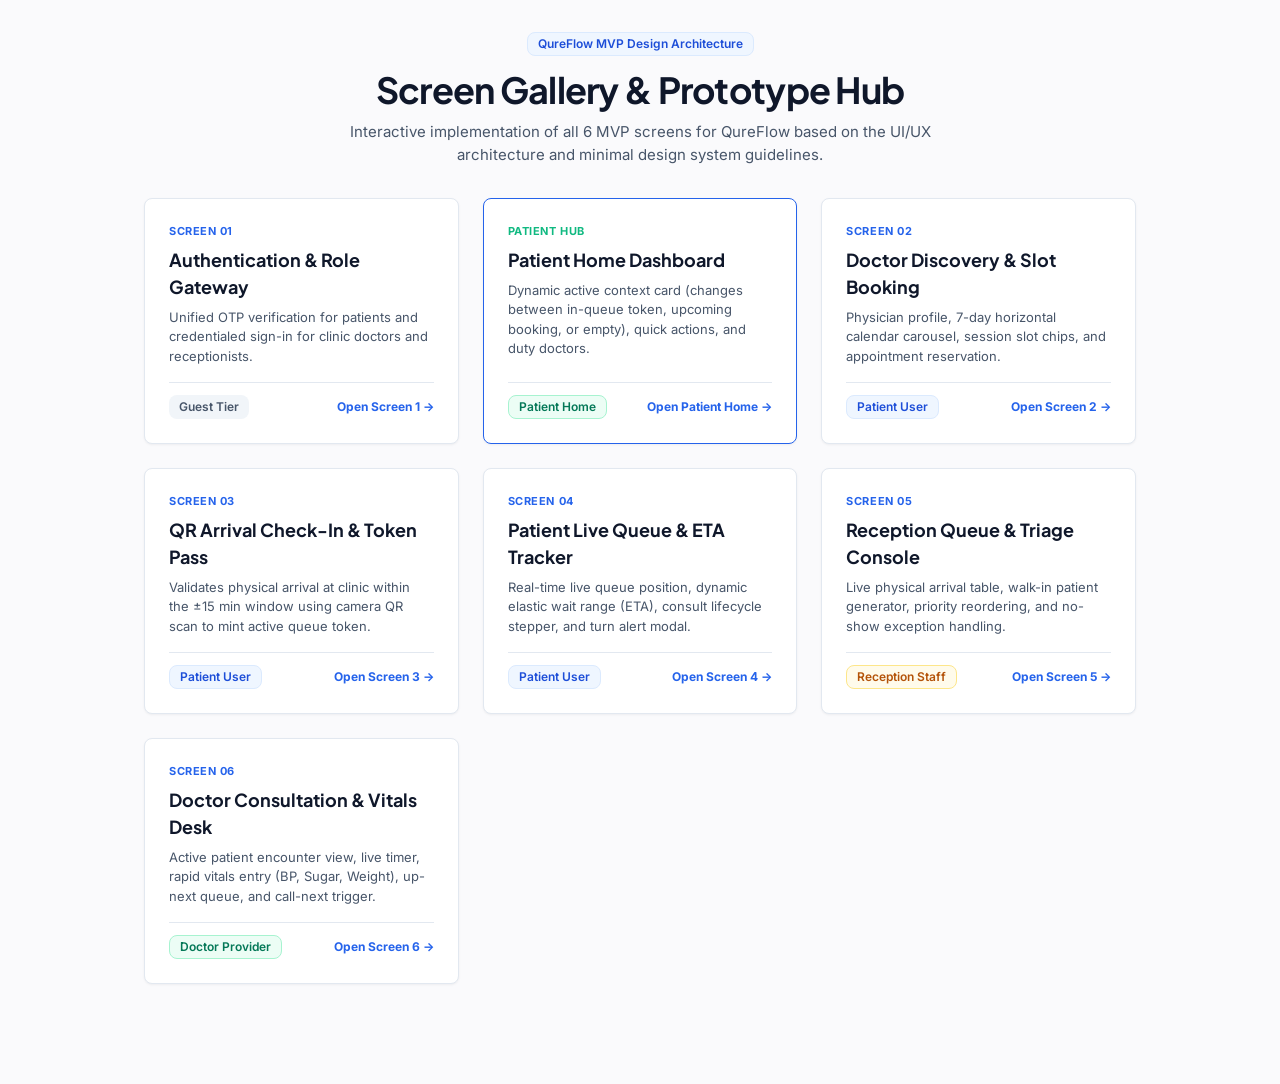
<file: design/index.html>
<!DOCTYPE html>
<html lang="en">
<head>
  <meta charset="UTF-8">
  <meta name="viewport" content="width=device-width, initial-scale=1.0">
  <title>QureFlow — MVP Design System & Screen Gallery</title>
  <link rel="stylesheet" href="css/style.css">
  <style>
    .hub-layout {
      max-width: 1040px;
      margin: 0 auto;
      padding: var(--space-8) var(--space-6) 100px;
    }

    .hub-header {
      margin-bottom: var(--space-8);
      text-align: center;
    }

    .hub-grid {
      display: grid;
      grid-template-columns: repeat(auto-fit, minmax(310px, 1fr));
      gap: var(--space-6);
    }

    .hub-screen-card {
      background: #FFFFFF;
      border: 1px solid var(--color-border);
      border-radius: var(--radius-unified);
      padding: var(--space-6);
      box-shadow: var(--shadow-card);
      display: flex;
      flex-direction: column;
      justify-content: space-between;
      transition: transform 0.2s ease, box-shadow 0.2s ease;
      text-decoration: none;
      color: inherit;
    }

    .hub-screen-card:hover {
      transform: translateY(-3px);
      box-shadow: var(--shadow-elevated);
      border-color: var(--color-secondary-blue);
    }

    .card-top {
      margin-bottom: var(--space-4);
    }

    .screen-number {
      font-size: 11px;
      font-weight: 700;
      color: var(--color-secondary-blue);
      text-transform: uppercase;
      letter-spacing: 0.05em;
      margin-bottom: 6px;
    }

    .screen-title {
      font-family: var(--font-heading);
      font-size: 18px;
      font-weight: 700;
      color: var(--color-accent-black);
      margin-bottom: 8px;
    }

    .screen-desc {
      font-size: 13px;
      color: var(--color-accent-muted);
      line-height: 1.5;
    }

    .card-meta {
      border-top: 1px solid var(--color-border);
      padding-top: var(--space-3);
      display: flex;
      justify-content: space-between;
      align-items: center;
      font-size: 12px;
    }
  </style>
</head>
<body>

  <main class="hub-layout">
    
    <header class="hub-header">
      <div class="badge badge-blue" style="margin-bottom:12px;">QureFlow MVP Design Architecture</div>
      <h1 style="font-size:36px; margin-bottom:10px;">Screen Gallery & Prototype Hub</h1>
      <p class="body-text" style="max-width: 600px; margin: 0 auto;">
        Interactive implementation of all 6 MVP screens for QureFlow based on the UI/UX architecture and minimal design system guidelines.
      </p>
    </header>

    <div class="hub-grid">

      <!-- Screen 1 -->
      <a href="1-auth.html" class="hub-screen-card">
        <div class="card-top">
          <div class="screen-number">Screen 01</div>
          <div class="screen-title">Authentication & Role Gateway</div>
          <p class="screen-desc">
            Unified OTP verification for patients and credentialed sign-in for clinic doctors and receptionists.
          </p>
        </div>
        <div class="card-meta">
          <span class="badge" style="background:#F1F5F9; color:#475569;">Guest Tier</span>
          <strong style="color:var(--color-secondary-blue);">Open Screen 1 →</strong>
        </div>
      </a>

      <!-- Patient Home Dashboard -->
      <a href="patient-home.html" class="hub-screen-card" style="border-color: var(--color-secondary-blue);">
        <div class="card-top">
          <div class="screen-number" style="color:var(--color-success);">Patient Hub</div>
          <div class="screen-title">Patient Home Dashboard</div>
          <p class="screen-desc">
            Dynamic active context card (changes between in-queue token, upcoming booking, or empty), quick actions, and duty doctors.
          </p>
        </div>
        <div class="card-meta">
          <span class="badge badge-green">Patient Home</span>
          <strong style="color:var(--color-secondary-blue);">Open Patient Home →</strong>
        </div>
      </a>

      <!-- Screen 2 -->
      <a href="2-booking.html" class="hub-screen-card">
        <div class="card-top">
          <div class="screen-number">Screen 02</div>
          <div class="screen-title">Doctor Discovery & Slot Booking</div>
          <p class="screen-desc">
            Physician profile, 7-day horizontal calendar carousel, session slot chips, and appointment reservation.
          </p>
        </div>
        <div class="card-meta">
          <span class="badge badge-blue">Patient User</span>
          <strong style="color:var(--color-secondary-blue);">Open Screen 2 →</strong>
        </div>
      </a>

      <!-- Screen 3 -->
      <a href="3-checkin.html" class="hub-screen-card">
        <div class="card-top">
          <div class="screen-number">Screen 03</div>
          <div class="screen-title">QR Arrival Check-In & Token Pass</div>
          <p class="screen-desc">
            Validates physical arrival at clinic within the ±15 min window using camera QR scan to mint active queue token.
          </p>
        </div>
        <div class="card-meta">
          <span class="badge badge-blue">Patient User</span>
          <strong style="color:var(--color-secondary-blue);">Open Screen 3 →</strong>
        </div>
      </a>

      <!-- Screen 4 -->
      <a href="4-queue.html" class="hub-screen-card">
        <div class="card-top">
          <div class="screen-number">Screen 04</div>
          <div class="screen-title">Patient Live Queue & ETA Tracker</div>
          <p class="screen-desc">
            Real-time live queue position, dynamic elastic wait range (ETA), consult lifecycle stepper, and turn alert modal.
          </p>
        </div>
        <div class="card-meta">
          <span class="badge badge-blue">Patient User</span>
          <strong style="color:var(--color-secondary-blue);">Open Screen 4 →</strong>
        </div>
      </a>

      <!-- Screen 5 -->
      <a href="5-reception.html" class="hub-screen-card">
        <div class="card-top">
          <div class="screen-number">Screen 05</div>
          <div class="screen-title">Reception Queue & Triage Console</div>
          <p class="screen-desc">
            Live physical arrival table, walk-in patient generator, priority reordering, and no-show exception handling.
          </p>
        </div>
        <div class="card-meta">
          <span class="badge badge-amber">Reception Staff</span>
          <strong style="color:var(--color-secondary-blue);">Open Screen 5 →</strong>
        </div>
      </a>

      <!-- Screen 6 -->
      <a href="6-doctor.html" class="hub-screen-card">
        <div class="card-top">
          <div class="screen-number">Screen 06</div>
          <div class="screen-title">Doctor Consultation & Vitals Desk</div>
          <p class="screen-desc">
            Active patient encounter view, live timer, rapid vitals entry (BP, Sugar, Weight), up-next queue, and call-next trigger.
          </p>
        </div>
        <div class="card-meta">
          <span class="badge badge-green">Doctor Provider</span>
          <strong style="color:var(--color-secondary-blue);">Open Screen 6 →</strong>
        </div>
      </a>

    </div>

  </main>

</body>
</html>
</file>
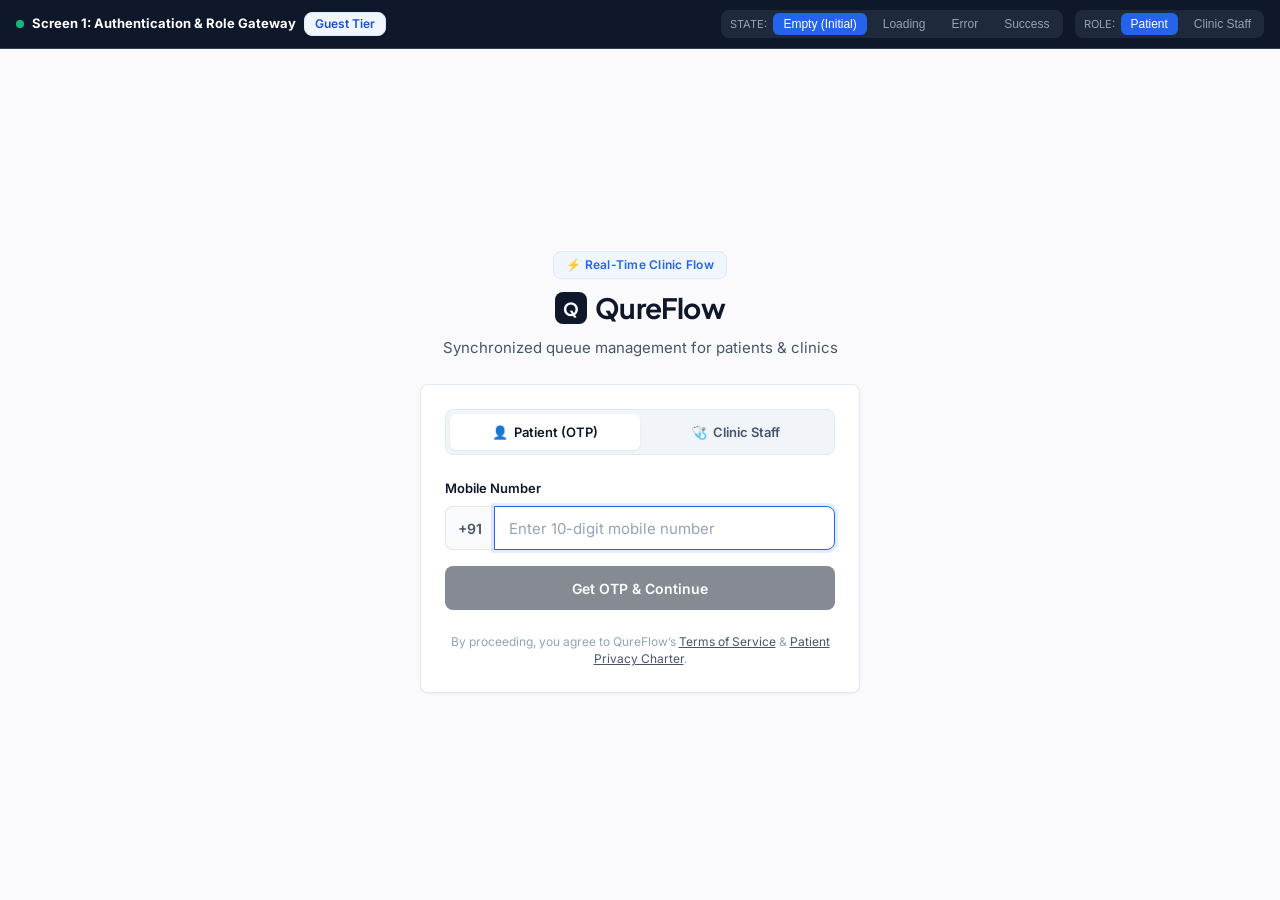
<file: design/1-auth.html>
<!DOCTYPE html>
<html lang="en">
<head>
  <meta charset="UTF-8">
  <meta name="viewport" content="width=device-width, initial-scale=1.0">
  <title>QureFlow — Screen 1: Authentication & Role Gateway</title>
  <link rel="stylesheet" href="css/style.css">
  <style>
    /* Screen 1 Specific Layout & Component Styles */
    .auth-container {
      min-height: calc(100vh - 54px);
      display: flex;
      flex-direction: column;
      align-items: center;
      justify-content: center;
      padding: var(--space-6) var(--space-4);
    }

    .auth-wrapper {
      width: 100%;
      max-width: 440px;
      margin: 0 auto;
      text-align: center;
    }

    /* Logo & Branding */
    .brand-header {
      margin-bottom: var(--space-6);
      display: flex;
      flex-direction: column;
      align-items: center;
      gap: var(--space-2);
    }

    .brand-badge {
      display: inline-flex;
      align-items: center;
      gap: 6px;
      background: var(--color-secondary-light);
      border: 1px solid var(--color-secondary-border);
      color: var(--color-secondary-blue);
      padding: 4px 12px;
      border-radius: var(--radius-unified);
      font-size: 12px;
      font-weight: 600;
      letter-spacing: 0.02em;
    }

    .brand-logo {
      font-family: var(--font-heading);
      font-size: 28px;
      font-weight: 700;
      color: var(--color-accent-black);
      letter-spacing: -0.02em;
      display: flex;
      align-items: center;
      gap: 8px;
    }

    .brand-logo-icon {
      width: 32px;
      height: 32px;
      background: var(--color-accent-black);
      color: #FFFFFF;
      border-radius: var(--radius-unified);
      display: flex;
      align-items: center;
      justify-content: center;
      font-size: 18px;
      font-weight: 700;
    }

    /* Role Segmented Switcher */
    .role-segmented-control {
      display: flex;
      background: #F1F5F9;
      padding: 4px;
      border-radius: var(--radius-unified);
      margin-bottom: var(--space-6);
      border: 1px solid var(--color-border);
    }

    .role-segment-btn {
      flex: 1;
      height: 36px;
      border: none;
      background: transparent;
      border-radius: 6px;
      font-family: var(--font-body);
      font-size: 13px;
      font-weight: 600;
      color: var(--color-accent-muted);
      cursor: pointer;
      display: flex;
      align-items: center;
      justify-content: center;
      gap: 6px;
      transition: all 0.15s ease;
    }

    .role-segment-btn.active {
      background: #FFFFFF;
      color: var(--color-accent-black);
      box-shadow: 0 1px 2px rgba(15, 23, 42, 0.08);
    }

    /* Phone Input with Prefix Badge */
    .phone-input-group {
      display: flex;
      align-items: center;
    }

    .phone-prefix {
      height: 44px;
      padding: 0 12px;
      background: #F8FAFC;
      border: 1px solid var(--color-border);
      border-right: none;
      border-radius: var(--radius-unified) 0 0 var(--radius-unified);
      font-size: 14px;
      font-weight: 600;
      color: var(--color-accent-muted);
      display: flex;
      align-items: center;
      user-select: none;
    }

    .phone-input-group .form-input {
      border-radius: 0 var(--radius-unified) var(--radius-unified) 0;
    }

    /* 6-Digit OTP Box Grid */
    .otp-grid {
      display: grid;
      grid-template-columns: repeat(6, 1fr);
      gap: 8px;
      margin: var(--space-4) 0;
    }

    .otp-field {
      width: 100%;
      height: 48px;
      font-size: 20px;
      font-weight: 700;
      text-align: center;
      background: var(--color-primary-surface);
      border: 1px solid var(--color-border);
      border-radius: var(--radius-unified);
      color: var(--color-accent-black);
      outline: none;
      transition: border-color 0.15s ease, box-shadow 0.15s ease;
    }

    .otp-field:focus {
      border-color: var(--color-secondary-blue);
      box-shadow: 0 0 0 3px rgba(37, 99, 235, 0.12);
    }

    .otp-field.is-error {
      border-color: var(--color-error);
      box-shadow: 0 0 0 3px rgba(239, 68, 68, 0.12);
    }

    /* Timer & Resend Link */
    .resend-container {
      display: flex;
      align-items: center;
      justify-content: space-between;
      font-size: 13px;
      color: var(--color-accent-muted);
      margin-bottom: var(--space-4);
    }

    .resend-link {
      color: var(--color-secondary-blue);
      font-weight: 600;
      text-decoration: none;
      cursor: pointer;
    }

    .resend-link.disabled {
      color: #94A3B8;
      pointer-events: none;
      cursor: not-allowed;
    }

    /* Staff Staff Pill Selector */
    .staff-subrole-selector {
      display: flex;
      gap: var(--space-2);
      margin-bottom: var(--space-4);
    }

    .subrole-pill {
      flex: 1;
      height: 38px;
      border: 1px solid var(--color-border);
      background: #FAFAFC;
      border-radius: var(--radius-unified);
      font-size: 13px;
      font-weight: 600;
      color: var(--color-accent-muted);
      cursor: pointer;
      display: flex;
      align-items: center;
      justify-content: center;
      gap: 6px;
      transition: all 0.15s ease;
    }

    .subrole-pill.active {
      border-color: var(--color-secondary-blue);
      background: var(--color-secondary-light);
      color: var(--color-secondary-blue);
    }

    /* Subtle Spinner */
    .spinner {
      width: 18px;
      height: 18px;
      border: 2px solid rgba(255, 255, 255, 0.3);
      border-radius: 50%;
      border-top-color: #FFFFFF;
      animation: spin 0.7s linear infinite;
    }

    @keyframes spin {
      to { transform: rotate(360deg); }
    }

    /* Footer Privacy Microcopy */
    .auth-footer {
      margin-top: var(--space-6);
      font-size: 12px;
      color: #94A3B8;
      line-height: 1.4;
    }

    .auth-footer a {
      color: var(--color-accent-muted);
      text-decoration: underline;
    }
  </style>
</head>
<body>

  <!-- Top Sticky State Simulator Bar (For UX & QA Review) -->
  <aside class="state-controller-bar" aria-label="Interactive State Controller">
    <div class="title">
      <span style="display:inline-block; width:8px; height:8px; border-radius:50%; background:#10B981;"></span>
      <strong>Screen 1: Authentication & Role Gateway</strong>
      <span class="badge badge-blue">Guest Tier</span>
    </div>

    <div style="display: flex; align-items: center; gap: 12px; flex-wrap: wrap;">
      <div class="pill-group" title="Switch UI Simulation States">
        <span style="font-size: 11px; color: #94A3B8; padding-left: 6px;">STATE:</span>
        <button class="state-btn active" id="state-empty-btn" onclick="setScreenState('empty')">Empty (Initial)</button>
        <button class="state-btn" id="state-loading-btn" onclick="setScreenState('loading')">Loading</button>
        <button class="state-btn" id="state-error-btn" onclick="setScreenState('error')">Error</button>
        <button class="state-btn" id="state-success-btn" onclick="setScreenState('success')">Success</button>
      </div>

      <div class="pill-group">
        <span style="font-size: 11px; color: #94A3B8; padding-left: 6px;">ROLE:</span>
        <button class="state-btn active" id="role-patient-btn" onclick="switchRole('patient')">Patient</button>
        <button class="state-btn" id="role-staff-btn" onclick="switchRole('staff')">Clinic Staff</button>
      </div>
    </div>
  </aside>

  <!-- Main Viewport Canvas -->
  <main class="auth-container">
    <div class="auth-wrapper">

      <!-- Brand Identity -->
      <header class="brand-header">
        <div class="brand-badge">⚡ Real-Time Clinic Flow</div>
        <div class="brand-logo">
          <div class="brand-logo-icon">Q</div>
          <span>QureFlow</span>
        </div>
        <p class="body-text" id="role-subtitle">Synchronized queue management for patients & clinics</p>
      </header>

      <!-- Main Auth Card -->
      <section class="card" id="auth-card">

        <!-- Role Segmented Control -->
        <div class="role-segmented-control" role="tablist">
          <button class="role-segment-btn active" id="tab-patient" role="tab" aria-selected="true" onclick="switchRole('patient')">
            <span>👤</span> Patient (OTP)
          </button>
          <button class="role-segment-btn" id="tab-staff" role="tab" aria-selected="false" onclick="switchRole('staff')">
            <span>🩺</span> Clinic Staff
          </button>
        </div>

        <!-- Dynamic Feedback Alert Container -->
        <div id="alert-box" style="display: none;"></div>

        <!-- PATIENT AUTH FORM -->
        <form id="patient-form" onsubmit="handlePatientSubmit(event)" novalidate>
          
          <!-- Step 1: Mobile Number Input -->
          <div class="form-group" id="group-phone">
            <label class="form-label" for="phone-input">Mobile Number</label>
            <div class="phone-input-group">
              <span class="phone-prefix">+91</span>
              <input 
                type="tel" 
                id="phone-input" 
                class="form-input" 
                placeholder="Enter 10-digit mobile number" 
                maxlength="10" 
                autocomplete="tel" 
                autofocus
                oninput="onPhoneInput(this)"
              />
            </div>
          </div>

          <!-- Step 2: 6-Digit OTP Container (Shown after phone entered or in demo) -->
          <div id="otp-section" style="display: none; text-align: left;">
            <div style="display: flex; justify-content: space-between; align-items: center;">
              <label class="form-label">Enter 6-Digit OTP Code</label>
              <a href="javascript:void(0)" onclick="editPhoneNumber()" style="font-size: 12px; color: var(--color-secondary-blue); font-weight: 600;">Edit Number</a>
            </div>
            
            <div class="otp-grid">
              <input type="text" maxlength="1" class="otp-field" data-index="0" inputmode="numeric" />
              <input type="text" maxlength="1" class="otp-field" data-index="1" inputmode="numeric" />
              <input type="text" maxlength="1" class="otp-field" data-index="2" inputmode="numeric" />
              <input type="text" maxlength="1" class="otp-field" data-index="3" inputmode="numeric" />
              <input type="text" maxlength="1" class="otp-field" data-index="4" inputmode="numeric" />
              <input type="text" maxlength="1" class="otp-field" data-index="5" inputmode="numeric" />
            </div>

            <div class="resend-container">
              <span>Didn't receive code?</span>
              <span id="countdown-text">Resend in <strong id="timer-sec">28</strong>s</span>
              <a href="javascript:void(0)" id="resend-link" class="resend-link disabled" onclick="resendOtp()">Resend OTP</a>
            </div>
          </div>

          <!-- Single Primary Action (CTA) -->
          <button type="submit" id="patient-primary-cta" class="btn btn-primary btn-block" disabled>
            <span id="patient-cta-text">Get OTP & Continue</span>
          </button>
        </form>

        <!-- CLINIC STAFF AUTH FORM (Hidden by default) -->
        <form id="staff-form" onsubmit="handleStaffSubmit(event)" style="display: none;" novalidate>
          
          <!-- Clinic Select -->
          <div class="form-group">
            <label class="form-label" for="clinic-select">Select Clinic / Center</label>
            <select id="clinic-select" class="form-select">
              <option value="clinic-1">Apollo City Health Center — Main OPD</option>
              <option value="clinic-2">Fortis Care Clinic — Sector 4</option>
              <option value="clinic-3">Max PolyClinic — South Campus</option>
            </select>
          </div>

          <!-- Staff Role Toggle -->
          <div class="form-group">
            <label class="form-label">Staff Role</label>
            <div class="staff-subrole-selector">
              <button type="button" class="subrole-pill active" id="subrole-doctor" onclick="selectStaffSubrole('DOCTOR')">
                🩺 Doctor Console
              </button>
              <button type="button" class="subrole-pill" id="subrole-reception" onclick="selectStaffSubrole('RECEPTIONIST')">
                🖥️ Reception Desk
              </button>
            </div>
          </div>

          <!-- Staff Email/Phone -->
          <div class="form-group">
            <label class="form-label" for="staff-id">Staff ID or Mobile</label>
            <input type="text" id="staff-id" class="form-input" placeholder="e.g. dr.sharma or 9876543210" oninput="onStaffInput()" />
          </div>

          <!-- Password with toggle -->
          <div class="form-group">
            <div style="display:flex; justify-content:space-between; align-items:center;">
              <label class="form-label" for="staff-pass">Password</label>
              <a href="javascript:void(0)" style="font-size:12px; color:var(--color-secondary-blue); font-weight:600;">Forgot?</a>
            </div>
            <div class="input-wrapper">
              <input type="password" id="staff-pass" class="form-input" placeholder="Enter your staff password" oninput="onStaffInput()" />
            </div>
          </div>

          <!-- Single Primary Action (CTA) for Staff -->
          <button type="submit" id="staff-primary-cta" class="btn btn-primary btn-block" disabled>
            <span id="staff-cta-text">Sign In to Clinic Desk</span>
          </button>
        </form>

        <!-- Terms & Privacy Microcopy -->
        <footer class="auth-footer">
          By proceeding, you agree to QureFlow’s <a href="javascript:void(0)">Terms of Service</a> & <a href="javascript:void(0)">Patient Privacy Charter</a>.
        </footer>
      </section>

    </div>
  </main>

  <script src="js/1-auth.js"></script>
</body>
</html>
</file>
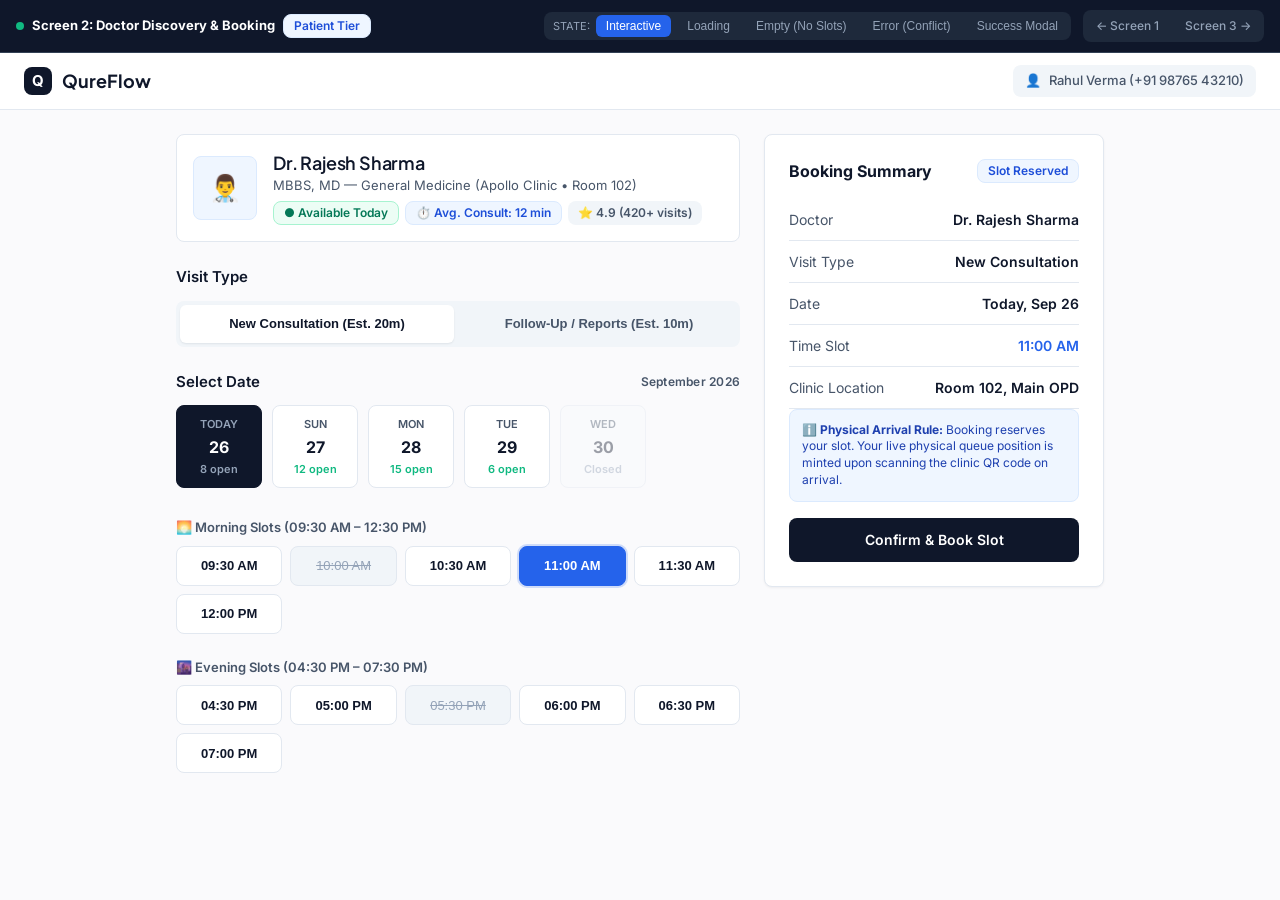
<file: design/2-booking.html>
<!DOCTYPE html>
<html lang="en">
<head>
  <meta charset="UTF-8">
  <meta name="viewport" content="width=device-width, initial-scale=1.0">
  <title>QureFlow — Screen 2: Doctor Discovery & Appointment Booking</title>
  <link rel="stylesheet" href="css/style.css">
  <style>
    /* Screen 2 Layout */
    .app-header {
      background: var(--color-primary-surface);
      border-bottom: 1px solid var(--color-border);
      padding: var(--space-3) var(--space-6);
      display: flex;
      align-items: center;
      justify-content: space-between;
    }

    .header-brand {
      display: flex;
      align-items: center;
      gap: 10px;
      text-decoration: none;
      color: var(--color-accent-black);
    }

    .header-logo-icon {
      width: 28px;
      height: 28px;
      background: var(--color-accent-black);
      color: #FFFFFF;
      border-radius: var(--radius-unified);
      display: flex;
      align-items: center;
      justify-content: center;
      font-size: 15px;
      font-weight: 700;
    }

    .user-pill {
      display: flex;
      align-items: center;
      gap: 8px;
      background: #F1F5F9;
      padding: 6px 12px;
      border-radius: var(--radius-unified);
      font-size: 13px;
      font-weight: 500;
      color: var(--color-accent-muted);
    }

    .booking-layout {
      max-width: 960px;
      margin: 0 auto;
      padding: var(--space-6) var(--space-4) 80px;
      display: grid;
      grid-template-columns: 1fr 340px;
      gap: var(--space-6);
      align-items: start;
    }

    @media (max-width: 840px) {
      .booking-layout {
        grid-template-columns: 1fr;
      }
    }

    /* Doctor Profile Header Card */
    .doctor-card {
      display: flex;
      gap: var(--space-4);
      align-items: center;
      padding: var(--space-4);
      border-radius: var(--radius-unified);
      border: 1px solid var(--color-border);
      background: #FFFFFF;
      margin-bottom: var(--space-6);
      transition: all 0.15s ease;
    }

    .doctor-avatar {
      width: 64px;
      height: 64px;
      border-radius: var(--radius-unified);
      background: var(--color-secondary-light);
      color: var(--color-secondary-blue);
      display: flex;
      align-items: center;
      justify-content: center;
      font-size: 26px;
      font-weight: 700;
      border: 1px solid var(--color-secondary-border);
      flex-shrink: 0;
    }

    .doctor-meta h2 {
      font-size: 18px;
      margin-bottom: 2px;
    }

    .doctor-tags {
      display: flex;
      flex-wrap: wrap;
      gap: 6px;
      margin-top: 6px;
    }

    /* Horizontal Date Carousel */
    .section-title {
      font-size: 15px;
      font-weight: 600;
      color: var(--color-accent-black);
      margin-bottom: var(--space-3);
      display: flex;
      justify-content: space-between;
      align-items: center;
    }

    .date-strip {
      display: flex;
      gap: 10px;
      overflow-x: auto;
      padding-bottom: 6px;
      margin-bottom: var(--space-6);
    }

    .date-pill {
      flex: 0 0 auto;
      min-width: 86px;
      padding: 10px 12px;
      border: 1px solid var(--color-border);
      border-radius: var(--radius-unified);
      background: #FFFFFF;
      text-align: center;
      cursor: pointer;
      transition: all 0.15s ease;
    }

    .date-pill:hover:not(.disabled) {
      border-color: var(--color-secondary-blue);
    }

    .date-pill.active {
      background: var(--color-accent-black);
      color: #FFFFFF;
      border-color: var(--color-accent-black);
    }

    .date-pill.active .date-day, .date-pill.active .date-slots {
      color: #94A3B8;
    }

    .date-pill.disabled {
      opacity: 0.4;
      cursor: not-allowed;
      background: #F8FAFC;
    }

    .date-day {
      font-size: 11px;
      font-weight: 600;
      color: var(--color-accent-muted);
      text-transform: uppercase;
      margin-bottom: 2px;
    }

    .date-num {
      font-size: 16px;
      font-weight: 700;
    }

    .date-slots {
      font-size: 11px;
      color: var(--color-success);
      font-weight: 600;
      margin-top: 2px;
    }

    /* Visit Type Toggle Pill */
    .type-switcher {
      display: flex;
      gap: 8px;
      background: #F1F5F9;
      padding: 4px;
      border-radius: var(--radius-unified);
      margin-bottom: var(--space-6);
    }

    .type-btn {
      flex: 1;
      height: 38px;
      border: none;
      background: transparent;
      border-radius: 6px;
      font-size: 13px;
      font-weight: 600;
      color: var(--color-accent-muted);
      cursor: pointer;
      transition: all 0.15s ease;
    }

    .type-btn.active {
      background: #FFFFFF;
      color: var(--color-accent-black);
      box-shadow: 0 1px 2px rgba(15, 23, 42, 0.08);
    }

    /* Time Slot Chips Grid */
    .slot-group {
      margin-bottom: var(--space-6);
    }

    .slot-group-header {
      font-size: 13px;
      font-weight: 600;
      color: var(--color-accent-muted);
      margin-bottom: var(--space-2);
      display: flex;
      align-items: center;
      gap: 6px;
    }

    .slots-grid {
      display: grid;
      grid-template-columns: repeat(auto-fill, minmax(96px, 1fr));
      gap: 8px;
    }

    .slot-chip {
      height: 40px;
      border: 1px solid var(--color-border);
      border-radius: var(--radius-unified);
      background: #FFFFFF;
      font-size: 13px;
      font-weight: 600;
      color: var(--color-accent-black);
      display: flex;
      align-items: center;
      justify-content: center;
      cursor: pointer;
      transition: all 0.15s ease;
    }

    .slot-chip:hover:not(.booked) {
      border-color: var(--color-secondary-blue);
      color: var(--color-secondary-blue);
      background: var(--color-secondary-light);
    }

    .slot-chip.selected {
      background: var(--color-secondary-blue);
      color: #FFFFFF;
      border-color: var(--color-secondary-blue);
      box-shadow: 0 0 0 2px rgba(37, 99, 235, 0.2);
    }

    .slot-chip.booked {
      background: #F1F5F9;
      color: #94A3B8;
      border-color: #E2E8F0;
      cursor: not-allowed;
      text-decoration: line-through;
      font-weight: 500;
    }

    /* Sticky Summary Sidebar */
    .summary-card {
      position: sticky;
      top: 70px;
    }

    .summary-row {
      display: flex;
      justify-content: space-between;
      padding: 10px 0;
      border-bottom: 1px solid var(--color-border);
      font-size: 14px;
    }

    .summary-row:last-of-type {
      border-bottom: none;
      margin-bottom: var(--space-4);
    }

    .summary-label {
      color: var(--color-accent-muted);
    }

    .summary-val {
      font-weight: 600;
      color: var(--color-accent-black);
      text-align: right;
    }

    .queue-rule-box {
      background: var(--color-secondary-light);
      border: 1px solid var(--color-secondary-border);
      border-radius: var(--radius-unified);
      padding: 12px;
      font-size: 12px;
      line-height: 1.4;
      color: #1E40AF;
      margin-bottom: var(--space-4);
    }

    /* Skeleton Loading Placeholder */
    .skeleton {
      background: linear-gradient(90deg, #F1F5F9 25%, #E2E8F0 50%, #F1F5F9 75%);
      background-size: 200% 100%;
      animation: shimmer 1.5s infinite;
      border-radius: var(--radius-unified);
    }

    @keyframes shimmer {
      0% { background-position: 200% 0; }
      100% { background-position: -200% 0; }
    }

    /* Confirmation Modal */
    .modal-overlay {
      position: fixed;
      inset: 0;
      background: rgba(15, 23, 42, 0.6);
      backdrop-filter: blur(4px);
      z-index: 2000;
      display: flex;
      align-items: center;
      justify-content: center;
      padding: var(--space-4);
    }

    .modal-card {
      background: #FFFFFF;
      border-radius: var(--radius-unified);
      max-width: 440px;
      width: 100%;
      padding: var(--space-6);
      text-align: center;
      box-shadow: var(--shadow-elevated);
      animation: modalSlide 0.25s ease-out;
    }

    @keyframes modalSlide {
      from { transform: translateY(16px); opacity: 0; }
      to { transform: translateY(0); opacity: 1; }
    }
  </style>
</head>
<body>

  <!-- Top Sticky State Simulator Bar -->
  <aside class="state-controller-bar" aria-label="Interactive State Controller">
    <div class="title">
      <span style="display:inline-block; width:8px; height:8px; border-radius:50%; background:#10B981;"></span>
      <strong>Screen 2: Doctor Discovery & Booking</strong>
      <span class="badge badge-blue">Patient Tier</span>
    </div>

    <div style="display: flex; align-items: center; gap: 12px; flex-wrap: wrap;">
      <div class="pill-group" title="Switch UI Simulation States">
        <span style="font-size: 11px; color: #94A3B8; padding-left: 6px;">STATE:</span>
        <button class="state-btn active" id="state-normal-btn" onclick="setBookingState('normal')">Interactive</button>
        <button class="state-btn" id="state-loading-btn" onclick="setBookingState('loading')">Loading</button>
        <button class="state-btn" id="state-empty-btn" onclick="setBookingState('empty')">Empty (No Slots)</button>
        <button class="state-btn" id="state-error-btn" onclick="setBookingState('error')">Error (Conflict)</button>
        <button class="state-btn" id="state-success-btn" onclick="setBookingState('success')">Success Modal</button>
      </div>

      <div class="pill-group">
        <a href="1-auth.html" class="state-btn" style="text-decoration:none;">← Screen 1</a>
        <a href="3-checkin.html" class="state-btn" style="text-decoration:none;">Screen 3 →</a>
      </div>
    </div>
  </aside>

  <!-- Navigation Header -->
  <header class="app-header">
    <a href="1-auth.html" class="header-brand">
      <div class="header-logo-icon">Q</div>
      <strong style="font-family: var(--font-heading); font-size: 18px;">QureFlow</strong>
    </a>
    <div class="user-pill">
      <span>👤</span>
      <span>Rahul Verma (+91 98765 43210)</span>
    </div>
  </header>

  <!-- Dynamic Error Alert Toast (Fixed) -->
  <div id="booking-toast" style="display:none; max-width: 960px; margin: 16px auto -8px; padding: 0 16px;">
    <div class="alert alert-error" id="toast-message">
      ⚠️ Selected slot was just booked by another patient. We've refreshed the schedule.
    </div>
  </div>

  <!-- Main Booking Canvas -->
  <main class="booking-layout">

    <!-- LEFT COLUMN: Selection Engine -->
    <section>
      
      <!-- Doctor Card -->
      <div class="doctor-card" id="doctor-card-container">
        <div class="doctor-avatar">👨‍⚕️</div>
        <div class="doctor-meta" style="flex:1;">
          <h2>Dr. Rajesh Sharma</h2>
          <p class="body-text" style="font-size:13px;">MBBS, MD — General Medicine (Apollo Clinic • Room 102)</p>
          <div class="doctor-tags">
            <span class="badge badge-green">● Available Today</span>
            <span class="badge badge-blue">⏱️ Avg. Consult: 12 min</span>
            <span class="badge" style="background:#F1F5F9; color:#475569;">⭐ 4.9 (420+ visits)</span>
          </div>
        </div>
      </div>

      <!-- Visit Type Switcher -->
      <div class="section-title">
        <span>Visit Type</span>
      </div>
      <div class="type-switcher" role="radiogroup">
        <button class="type-btn active" id="type-new" onclick="selectVisitType('NEW')">
          New Consultation (Est. 20m)
        </button>
        <button class="type-btn" id="type-followup" onclick="selectVisitType('FOLLOW-UP')">
          Follow-Up / Reports (Est. 10m)
        </button>
      </div>

      <!-- Date Carousel -->
      <div class="section-title">
        <span>Select Date</span>
        <span class="text-small" style="color:var(--color-accent-muted);">September 2026</span>
      </div>
      <div class="date-strip" id="date-strip-container">
        <div class="date-pill active" onclick="selectDate(this, 'Today, Sep 26', 8)">
          <div class="date-day">Today</div>
          <div class="date-num">26</div>
          <div class="date-slots">8 open</div>
        </div>
        <div class="date-pill" onclick="selectDate(this, 'Sun, Sep 27', 12)">
          <div class="date-day">Sun</div>
          <div class="date-num">27</div>
          <div class="date-slots">12 open</div>
        </div>
        <div class="date-pill" onclick="selectDate(this, 'Mon, Sep 28', 15)">
          <div class="date-day">Mon</div>
          <div class="date-num">28</div>
          <div class="date-slots">15 open</div>
        </div>
        <div class="date-pill" onclick="selectDate(this, 'Tue, Sep 29', 6)">
          <div class="date-day">Tue</div>
          <div class="date-num">29</div>
          <div class="date-slots">6 open</div>
        </div>
        <div class="date-pill disabled" title="Doctor OPD Closed on Wednesdays">
          <div class="date-day">Wed</div>
          <div class="date-num">30</div>
          <div class="date-slots" style="color:#94A3B8;">Closed</div>
        </div>
      </div>

      <!-- Slots Content Area -->
      <div id="slots-content-area">
        
        <!-- Morning Session -->
        <div class="slot-group">
          <div class="slot-group-header">
            <span>🌅 Morning Slots (09:30 AM – 12:30 PM)</span>
          </div>
          <div class="slots-grid">
            <button class="slot-chip" onclick="selectSlot(this, '09:30 AM')">09:30 AM</button>
            <button class="slot-chip booked" disabled title="Slot booked">10:00 AM</button>
            <button class="slot-chip" onclick="selectSlot(this, '10:30 AM')">10:30 AM</button>
            <button class="slot-chip selected" onclick="selectSlot(this, '11:00 AM')">11:00 AM</button>
            <button class="slot-chip" onclick="selectSlot(this, '11:30 AM')">11:30 AM</button>
            <button class="slot-chip" onclick="selectSlot(this, '12:00 PM')">12:00 PM</button>
          </div>
        </div>

        <!-- Evening Session -->
        <div class="slot-group">
          <div class="slot-group-header">
            <span>🌆 Evening Slots (04:30 PM – 07:30 PM)</span>
          </div>
          <div class="slots-grid">
            <button class="slot-chip" onclick="selectSlot(this, '04:30 PM')">04:30 PM</button>
            <button class="slot-chip" onclick="selectSlot(this, '05:00 PM')">05:00 PM</button>
            <button class="slot-chip booked" disabled title="Slot booked">05:30 PM</button>
            <button class="slot-chip" onclick="selectSlot(this, '06:00 PM')">06:00 PM</button>
            <button class="slot-chip" onclick="selectSlot(this, '06:30 PM')">06:30 PM</button>
            <button class="slot-chip" onclick="selectSlot(this, '07:00 PM')">07:00 PM</button>
          </div>
        </div>

      </div>

      <!-- Empty State Container (Hidden by default) -->
      <div id="empty-state-view" class="card" style="display:none; text-align:center; padding: 48px 24px;">
        <div style="font-size: 40px; margin-bottom: 12px;">📅</div>
        <h3 style="font-size: 18px; margin-bottom: 6px;">No Open Slots Available</h3>
        <p class="body-text" style="max-width: 360px; margin: 0 auto 20px;">
          Dr. Rajesh Sharma has no available consultation slots on this date.
        </p>
        <button class="btn btn-secondary" onclick="selectDate(document.querySelector('.date-pill:first-child'), 'Today, Sep 26', 8)">
          Find Next Available Date (Today)
        </button>
      </div>

    </section>

    <!-- RIGHT COLUMN: Sticky Summary & ONE Primary Action -->
    <aside>
      <div class="card summary-card">
        <h3 style="font-size: 16px; margin-bottom: var(--space-4); display: flex; align-items: center; justify-content: space-between;">
          <span>Booking Summary</span>
          <span class="badge badge-blue">Slot Reserved</span>
        </h3>

        <div class="summary-row">
          <span class="summary-label">Doctor</span>
          <span class="summary-val" id="sum-doctor">Dr. Rajesh Sharma</span>
        </div>

        <div class="summary-row">
          <span class="summary-label">Visit Type</span>
          <span class="summary-val" id="sum-type">New Consultation</span>
        </div>

        <div class="summary-row">
          <span class="summary-label">Date</span>
          <span class="summary-val" id="sum-date">Today, Sep 26</span>
        </div>

        <div class="summary-row">
          <span class="summary-label">Time Slot</span>
          <span class="summary-val" id="sum-slot" style="color:var(--color-secondary-blue);">11:00 AM</span>
        </div>

        <div class="summary-row">
          <span class="summary-label">Clinic Location</span>
          <span class="summary-val">Room 102, Main OPD</span>
        </div>

        <!-- Anti-Ghost Queue Rule Box -->
        <div class="queue-rule-box">
          ℹ️ <strong>Physical Arrival Rule:</strong> Booking reserves your slot. Your live physical queue position is minted upon scanning the clinic QR code on arrival.
        </div>

        <!-- THE ONE PRIMARY ACTION (CTA) -->
        <button id="book-slot-cta" class="btn btn-primary btn-block" onclick="handleConfirmBooking()">
          <span id="book-cta-text">Confirm & Book Slot</span>
        </button>
      </div>
    </aside>

  </main>

  <!-- SUCCESS CONFIRMATION MODAL (Screen 2 Success State) -->
  <div class="modal-overlay" id="success-modal" style="display: none;">
    <div class="modal-card">
      <div style="width: 56px; height: 56px; border-radius: 50%; background: var(--color-success-bg); color: var(--color-success); font-size: 28px; display: flex; align-items: center; justify-content: center; margin: 0 auto 16px;">
        ✓
      </div>
      <h2 style="font-size: 22px; margin-bottom: 6px;">Slot Confirmed!</h2>
      <p class="body-text" style="font-size: 14px; margin-bottom: 20px;">
        Appointment registered successfully. Your booking details:
      </p>

      <div style="background: #F8FAFC; border: 1px solid var(--color-border); border-radius: var(--radius-unified); padding: 14px; text-align: left; margin-bottom: 20px; font-size: 13px;">
        <div style="display:flex; justify-content:space-between; margin-bottom: 6px;">
          <span style="color:var(--color-accent-muted);">Booking ID:</span>
          <strong>#BK-9042</strong>
        </div>
        <div style="display:flex; justify-content:space-between; margin-bottom: 6px;">
          <span style="color:var(--color-accent-muted);">Doctor:</span>
          <strong>Dr. Rajesh Sharma</strong>
        </div>
        <div style="display:flex; justify-content:space-between; margin-bottom: 6px;">
          <span style="color:var(--color-accent-muted);">Scheduled Slot:</span>
          <strong id="modal-slot-text">Today, Sep 26 at 11:00 AM</strong>
        </div>
        <div style="display:flex; justify-content:space-between;">
          <span style="color:var(--color-accent-muted);">Check-In Window:</span>
          <span class="badge badge-amber">10:45 AM – 11:15 AM</span>
        </div>
      </div>

      <div class="alert alert-success" style="font-size: 12px; margin-bottom: 20px; text-align: left;">
        📍 <strong>Next Step:</strong> When you arrive at the clinic, open Screen 3 and scan the physical QR code at the entrance to get your live queue token.
      </div>

      <!-- Progression CTA to Screen 3 -->
      <a href="3-checkin.html" class="btn btn-primary btn-block" style="text-decoration:none; margin-bottom: 8px;">
        Proceed to QR Check-in (Screen 3) →
      </a>
      <button class="btn btn-ghost btn-block" onclick="closeSuccessModal()">
        Back to Edit Booking
      </button>
    </div>
  </div>

  <script src="js/2-booking.js"></script>
</body>
</html>
</file>
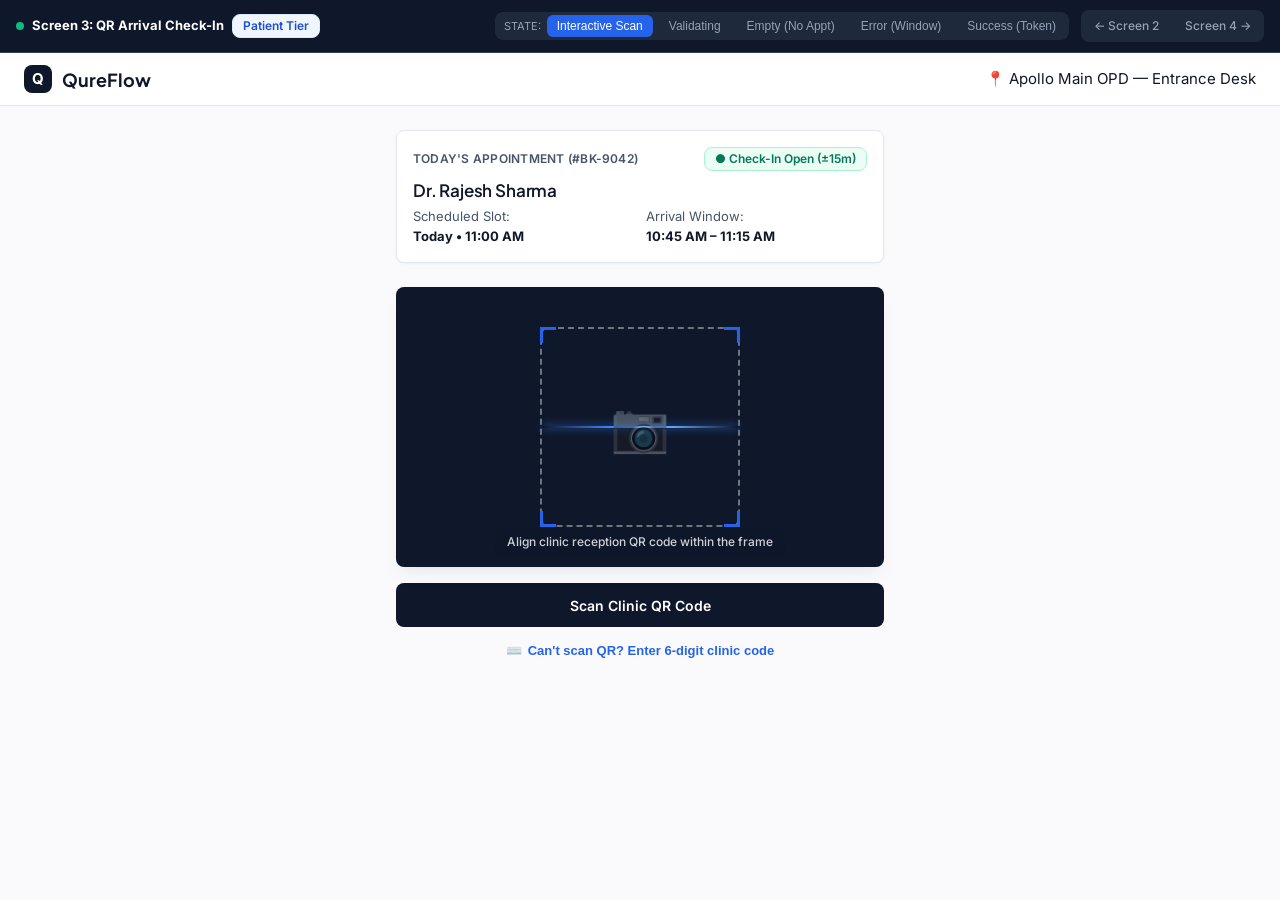
<file: design/3-checkin.html>
<!DOCTYPE html>
<html lang="en">
<head>
  <meta charset="UTF-8">
  <meta name="viewport" content="width=device-width, initial-scale=1.0">
  <title>QureFlow — Screen 3: QR Arrival Check-In</title>
  <link rel="stylesheet" href="css/style.css">
  <style>
    /* Screen 3 Layout */
    .app-header {
      background: var(--color-primary-surface);
      border-bottom: 1px solid var(--color-border);
      padding: var(--space-3) var(--space-6);
      display: flex;
      align-items: center;
      justify-content: space-between;
    }

    .header-brand {
      display: flex;
      align-items: center;
      gap: 10px;
      text-decoration: none;
      color: var(--color-accent-black);
    }

    .header-logo-icon {
      width: 28px;
      height: 28px;
      background: var(--color-accent-black);
      color: #FFFFFF;
      border-radius: var(--radius-unified);
      display: flex;
      align-items: center;
      justify-content: center;
      font-size: 15px;
      font-weight: 700;
    }

    .checkin-container {
      max-width: 520px;
      margin: 0 auto;
      padding: var(--space-6) var(--space-4) 80px;
      text-align: center;
    }

    /* Appointment Info Banner Card */
    .appt-card {
      background: #FFFFFF;
      border: 1px solid var(--color-border);
      border-radius: var(--radius-unified);
      padding: var(--space-4);
      margin-bottom: var(--space-6);
      box-shadow: var(--shadow-card);
      text-align: left;
    }

    .appt-header {
      display: flex;
      justify-content: space-between;
      align-items: center;
      margin-bottom: 8px;
    }

    .appt-details-grid {
      display: grid;
      grid-template-columns: 1fr 1fr;
      gap: 12px;
      font-size: 13px;
    }

    /* Camera QR Scanner Simulation Reticle */
    .scanner-viewport {
      position: relative;
      width: 100%;
      height: 280px;
      background: #0F172A;
      border-radius: var(--radius-unified);
      overflow: hidden;
      display: flex;
      align-items: center;
      justify-content: center;
      margin-bottom: var(--space-4);
      box-shadow: var(--shadow-elevated);
    }

    .scanner-reticle {
      position: relative;
      width: 200px;
      height: 200px;
      border: 2px dashed rgba(255, 255, 255, 0.4);
      border-radius: var(--radius-unified);
      display: flex;
      align-items: center;
      justify-content: center;
    }

    /* Target Corner Accents */
    .reticle-corner {
      position: absolute;
      width: 16px;
      height: 16px;
      border-color: var(--color-secondary-blue);
      border-style: solid;
    }
    .corner-tl { top: -2px; left: -2px; border-width: 3px 0 0 3px; }
    .corner-tr { top: -2px; right: -2px; border-width: 3px 3px 0 0; }
    .corner-bl { bottom: -2px; left: -2px; border-width: 0 0 3px 3px; }
    .corner-br { bottom: -2px; right: -2px; border-width: 0 3px 3px 0; }

    /* Animated Laser Scanner Bar */
    .scanner-beam {
      position: absolute;
      left: 0;
      right: 0;
      height: 2px;
      background: linear-gradient(90deg, transparent, #3B82F6, #60A5FA, transparent);
      box-shadow: 0 0 8px #3B82F6;
      animation: scanAnim 2.2s ease-in-out infinite;
    }

    @keyframes scanAnim {
      0%, 100% { top: 10%; }
      50% { top: 90%; }
    }

    .scanner-instruction {
      position: absolute;
      bottom: 12px;
      color: rgba(255, 255, 255, 0.8);
      font-size: 12px;
      font-weight: 500;
      background: rgba(15, 23, 42, 0.7);
      padding: 4px 12px;
      border-radius: var(--radius-unified);
      backdrop-filter: blur(4px);
    }

    /* Manual Code Entry Accordion/Toggle */
    .manual-toggle-btn {
      background: transparent;
      border: none;
      color: var(--color-secondary-blue);
      font-size: 13px;
      font-weight: 600;
      cursor: pointer;
      margin-bottom: var(--space-6);
      display: inline-flex;
      align-items: center;
      gap: 6px;
    }

    .manual-toggle-btn:hover {
      text-decoration: underline;
    }

    .manual-code-box {
      background: #FFFFFF;
      border: 1px solid var(--color-border);
      border-radius: var(--radius-unified);
      padding: var(--space-4);
      margin-bottom: var(--space-4);
      display: none;
      text-align: left;
    }

    /* Full-Screen / Modal Success Token Pass */
    .token-modal {
      position: fixed;
      inset: 0;
      background: rgba(15, 23, 42, 0.7);
      backdrop-filter: blur(6px);
      z-index: 2000;
      display: flex;
      align-items: center;
      justify-content: center;
      padding: var(--space-4);
    }

    .token-card {
      background: #FFFFFF;
      border-radius: var(--radius-unified);
      max-width: 440px;
      width: 100%;
      padding: var(--space-6);
      text-align: center;
      box-shadow: var(--shadow-elevated);
      animation: tokenPop 0.3s cubic-bezier(0.16, 1, 0.3, 1);
    }

    @keyframes tokenPop {
      0% { transform: scale(0.92); opacity: 0; }
      100% { transform: scale(1); opacity: 1; }
    }

    .token-badge-hero {
      display: inline-block;
      background: var(--color-accent-black);
      color: #FFFFFF;
      padding: 8px 24px;
      border-radius: var(--radius-unified);
      font-family: var(--font-heading);
      font-size: 40px;
      font-weight: 700;
      letter-spacing: -0.02em;
      margin: 16px 0 12px;
      box-shadow: 0 4px 12px rgba(15, 23, 42, 0.15);
    }
  </style>
</head>
<body>

  <!-- Top Sticky State Simulator Bar -->
  <aside class="state-controller-bar" aria-label="Interactive State Controller">
    <div class="title">
      <span style="display:inline-block; width:8px; height:8px; border-radius:50%; background:#10B981;"></span>
      <strong>Screen 3: QR Arrival Check-In</strong>
      <span class="badge badge-blue">Patient Tier</span>
    </div>

    <div style="display: flex; align-items: center; gap: 12px; flex-wrap: wrap;">
      <div class="pill-group" title="Switch UI Simulation States">
        <span style="font-size: 11px; color: #94A3B8; padding-left: 6px;">STATE:</span>
        <button class="state-btn active" id="state-normal-btn" onclick="setCheckinState('normal')">Interactive Scan</button>
        <button class="state-btn" id="state-loading-btn" onclick="setCheckinState('loading')">Validating</button>
        <button class="state-btn" id="state-empty-btn" onclick="setCheckinState('empty')">Empty (No Appt)</button>
        <button class="state-btn" id="state-error-btn" onclick="setCheckinState('error')">Error (Window)</button>
        <button class="state-btn" id="state-success-btn" onclick="setCheckinState('success')">Success (Token)</button>
      </div>

      <div class="pill-group">
        <a href="2-booking.html" class="state-btn" style="text-decoration:none;">← Screen 2</a>
        <a href="4-queue.html" class="state-btn" style="text-decoration:none;">Screen 4 →</a>
      </div>
    </div>
  </aside>

  <!-- App Header -->
  <header class="app-header">
    <a href="2-booking.html" class="header-brand">
      <div class="header-logo-icon">Q</div>
      <strong style="font-family: var(--font-heading); font-size: 18px;">QureFlow</strong>
    </a>
    <div class="user-pill">
      <span>📍 Apollo Main OPD — Entrance Desk</span>
    </div>
  </header>

  <!-- Main Viewport Canvas -->
  <main class="checkin-container">

    <!-- Active Appointment Preview Card -->
    <div class="appt-card" id="appt-card">
      <div class="appt-header">
        <span class="text-small" style="color:var(--color-accent-muted);">TODAY'S APPOINTMENT (#BK-9042)</span>
        <span class="badge badge-green" id="window-status-pill">● Check-In Open (±15m)</span>
      </div>

      <h2 style="font-size: 17px; margin-bottom: 6px;">Dr. Rajesh Sharma</h2>
      <div class="appt-details-grid">
        <div>
          <span style="color:var(--color-accent-muted);">Scheduled Slot:</span><br>
          <strong id="appt-time">Today • 11:00 AM</strong>
        </div>
        <div>
          <span style="color:var(--color-accent-muted);">Arrival Window:</span><br>
          <strong id="appt-window">10:45 AM – 11:15 AM</strong>
        </div>
      </div>
    </div>

    <!-- Error Alert Box -->
    <div id="checkin-alert" style="display:none; margin-bottom: var(--space-4);">
      <div class="alert alert-error" id="checkin-alert-text">
        ⚠️ Check-in Rejected: You are outside the permitted 15-minute arrival window. Please contact reception.
      </div>
    </div>

    <!-- QR Camera Viewfinder Simulator -->
    <div id="scanner-wrapper">
      <div class="scanner-viewport" id="scanner-viewport">
        <!-- Mock Camera Background & Reticle -->
        <div class="scanner-reticle">
          <div class="reticle-corner corner-tl"></div>
          <div class="reticle-corner corner-tr"></div>
          <div class="reticle-corner corner-bl"></div>
          <div class="reticle-corner corner-br"></div>
          <div class="scanner-beam"></div>
          <span style="font-size: 48px; opacity: 0.35;">📷</span>
        </div>
        <div class="scanner-instruction" id="scanner-instruction">
          Align clinic reception QR code within the frame
        </div>
      </div>

      <!-- THE ONE PRIMARY ACTION (CTA) -->
      <button id="primary-scan-cta" class="btn btn-primary btn-block" style="margin-bottom: var(--space-3);" onclick="simulateQrScan()">
        <span id="scan-cta-text">Scan Clinic QR Code</span>
      </button>
    </div>

    <!-- Fallback Manual Entry -->
    <div>
      <button class="manual-toggle-btn" onclick="toggleManualCode()">
        <span>⌨️</span> Can't scan QR? Enter 6-digit clinic code
      </button>

      <div class="manual-code-box" id="manual-code-box">
        <label class="form-label" for="manual-code-input">Clinic Standee Code</label>
        <div style="display:flex; gap: 8px;">
          <input type="text" id="manual-code-input" class="form-input" placeholder="e.g. APL-102" maxlength="7" style="text-transform:uppercase;" />
          <button class="btn btn-secondary" onclick="submitManualCode()">Submit</button>
        </div>
      </div>
    </div>

    <!-- ZERO / EMPTY STATE (Hidden by default) -->
    <div id="empty-appt-state" class="card" style="display:none; text-align:center; padding: 48px 24px;">
      <div style="font-size: 40px; margin-bottom: 12px;">🏥</div>
      <h3 style="font-size: 18px; margin-bottom: 6px;">No Active Booking Found Today</h3>
      <p class="body-text" style="max-width: 360px; margin: 0 auto 20px;">
        You don't have a booked slot for today at this clinic. You can book an appointment or approach reception for walk-in registration.
      </p>
      <a href="2-booking.html" class="btn btn-primary" style="text-decoration:none;">
        Book an Appointment (Screen 2)
      </a>
    </div>

  </main>

  <!-- SUCCESS TOKEN MODAL (Screen 3 Success State) -->
  <div class="token-modal" id="token-success-modal" style="display: none;">
    <div class="token-card">
      <div class="badge badge-green" style="margin-bottom: 8px;">
        ✓ Arrival Verified at Reception
      </div>
      <h2 style="font-size: 20px;">Your Live Queue Token</h2>
      <p class="body-text" style="font-size: 13px;">
        You have officially entered Dr. Rajesh Sharma's physical queue.
      </p>

      <!-- The Token ID Hero -->
      <div class="token-badge-hero" id="minted-token">#A-14</div>

      <div style="background: #F8FAFC; border: 1px solid var(--color-border); border-radius: var(--radius-unified); padding: 12px; font-size: 13px; text-align: left; margin-bottom: 20px;">
        <div style="display:flex; justify-content:space-between; margin-bottom: 4px;">
          <span style="color:var(--color-accent-muted);">Queue Position:</span>
          <strong>4th in line</strong>
        </div>
        <div style="display:flex; justify-content:space-between; margin-bottom: 4px;">
          <span style="color:var(--color-accent-muted);">Estimated Wait:</span>
          <strong style="color:var(--color-secondary-blue);">25 – 35 mins</strong>
        </div>
        <div style="display:flex; justify-content:space-between;">
          <span style="color:var(--color-accent-muted);">Room:</span>
          <strong>Room 102 (OPD Ground Floor)</strong>
        </div>
      </div>

      <!-- PROGRESSION PRIMARY CTA TO SCREEN 4 -->
      <a href="4-queue.html" class="btn btn-primary btn-block" style="text-decoration:none; margin-bottom: 8px;">
        Track Live Queue (Screen 4) →
      </a>
      <button class="btn btn-ghost btn-block" onclick="closeTokenModal()">
        Stay on Check-In Screen
      </button>
    </div>
  </div>

  <script src="js/3-checkin.js"></script>
</body>
</html>
</file>
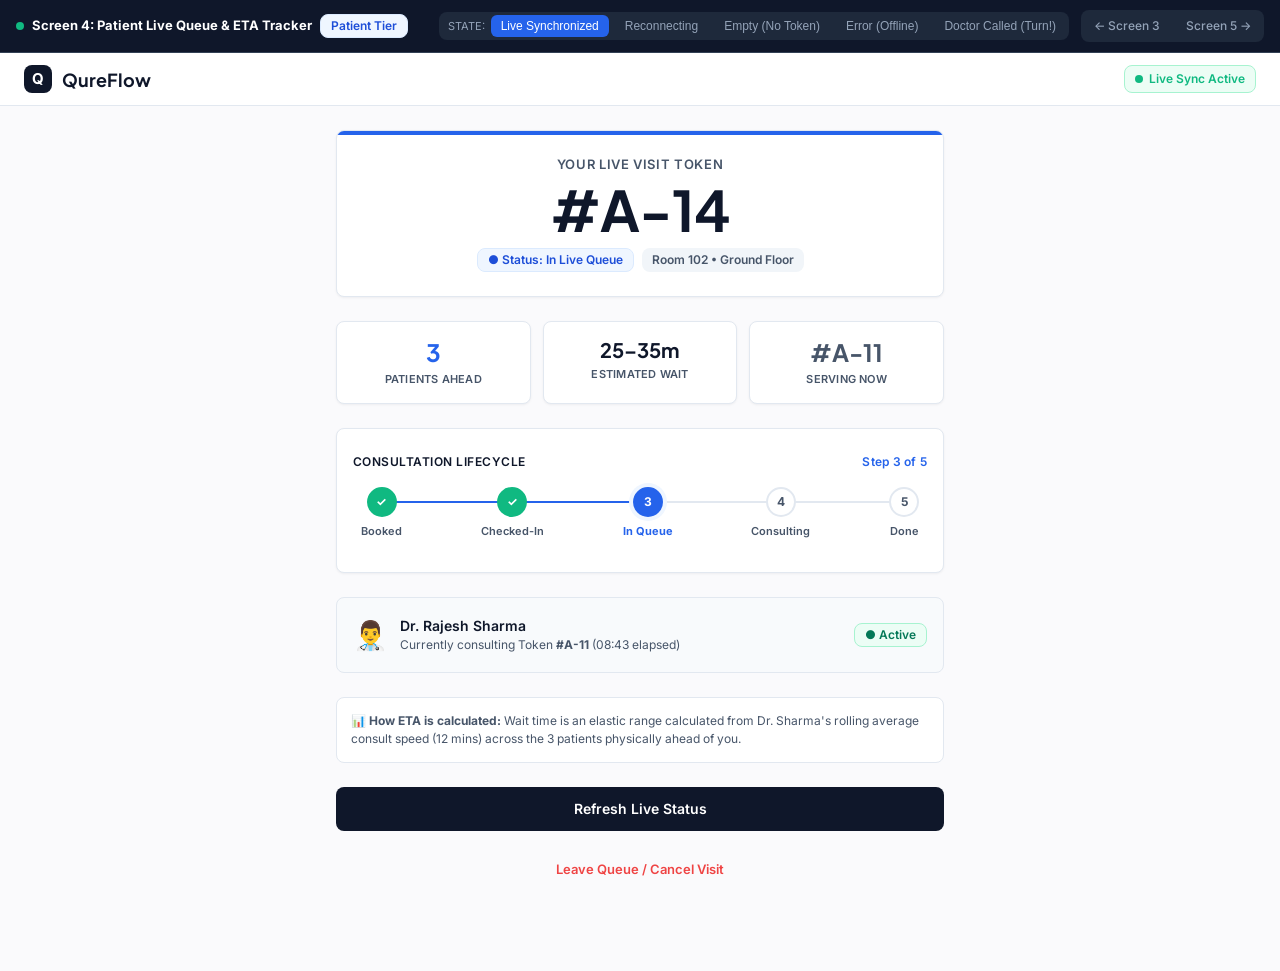
<file: design/4-queue.html>
<!DOCTYPE html>
<html lang="en">
<head>
  <meta charset="UTF-8">
  <meta name="viewport" content="width=device-width, initial-scale=1.0">
  <title>QureFlow — Screen 4: Live Queue & ETA Tracker</title>
  <link rel="stylesheet" href="css/style.css">
  <style>
    /* Screen 4 Layout */
    .app-header {
      background: var(--color-primary-surface);
      border-bottom: 1px solid var(--color-border);
      padding: var(--space-3) var(--space-6);
      display: flex;
      align-items: center;
      justify-content: space-between;
    }

    .header-brand {
      display: flex;
      align-items: center;
      gap: 10px;
      text-decoration: none;
      color: var(--color-accent-black);
    }

    .header-logo-icon {
      width: 28px;
      height: 28px;
      background: var(--color-accent-black);
      color: #FFFFFF;
      border-radius: var(--radius-unified);
      display: flex;
      align-items: center;
      justify-content: center;
      font-size: 15px;
      font-weight: 700;
    }

    .live-indicator {
      display: flex;
      align-items: center;
      gap: 6px;
      font-size: 12px;
      font-weight: 600;
      color: var(--color-success);
      background: var(--color-success-bg);
      padding: 4px 10px;
      border-radius: var(--radius-unified);
      border: 1px solid var(--color-success-border);
    }

    .pulse-dot {
      width: 8px;
      height: 8px;
      background: var(--color-success);
      border-radius: 50%;
      animation: pulseAnim 1.8s infinite;
    }

    @keyframes pulseAnim {
      0% { transform: scale(0.95); box-shadow: 0 0 0 0 rgba(16, 185, 129, 0.7); }
      70% { transform: scale(1); box-shadow: 0 0 0 6px rgba(16, 185, 129, 0); }
      100% { transform: scale(0.95); box-shadow: 0 0 0 0 rgba(16, 185, 129, 0); }
    }

    .queue-container {
      max-width: 640px;
      margin: 0 auto;
      padding: var(--space-6) var(--space-4) 80px;
    }

    /* Token Hero Card */
    .token-hero-card {
      background: var(--color-primary-surface);
      border: 1px solid var(--color-border);
      border-radius: var(--radius-unified);
      padding: var(--space-6);
      text-align: center;
      box-shadow: var(--shadow-card);
      margin-bottom: var(--space-6);
      position: relative;
      overflow: hidden;
    }

    .token-hero-card::before {
      content: "";
      position: absolute;
      top: 0;
      left: 0;
      right: 0;
      height: 4px;
      background: var(--color-secondary-blue);
    }

    .token-label {
      font-size: 13px;
      font-weight: 600;
      color: var(--color-accent-muted);
      letter-spacing: 0.05em;
      text-transform: uppercase;
      margin-bottom: 4px;
    }

    .token-display {
      font-family: var(--font-heading);
      font-size: 56px;
      font-weight: 700;
      color: var(--color-accent-black);
      line-height: 1.1;
      margin-bottom: 8px;
      letter-spacing: -0.02em;
    }

    /* 3-Metrics Grid */
    .metrics-grid {
      display: grid;
      grid-template-columns: repeat(3, 1fr);
      gap: var(--space-3);
      margin-bottom: var(--space-6);
    }

    .metric-card {
      background: #FFFFFF;
      border: 1px solid var(--color-border);
      border-radius: var(--radius-unified);
      padding: 16px 12px;
      text-align: center;
      box-shadow: var(--shadow-card);
    }

    .metric-val {
      font-family: var(--font-heading);
      font-size: 24px;
      font-weight: 700;
      color: var(--color-accent-black);
      line-height: 1.2;
      margin-bottom: 4px;
    }

    .metric-title {
      font-size: 11px;
      font-weight: 600;
      color: var(--color-accent-muted);
      text-transform: uppercase;
      letter-spacing: 0.02em;
    }

    /* Stepper Progress Bar */
    .stepper-card {
      background: #FFFFFF;
      border: 1px solid var(--color-border);
      border-radius: var(--radius-unified);
      padding: var(--space-6) var(--space-4);
      margin-bottom: var(--space-6);
      box-shadow: var(--shadow-card);
    }

    .stepper-track {
      display: flex;
      align-items: center;
      justify-content: space-between;
      position: relative;
      margin: 16px 8px 8px;
    }

    .stepper-line {
      position: absolute;
      top: 14px;
      left: 10px;
      right: 10px;
      height: 2px;
      background: var(--color-border);
      z-index: 1;
    }

    .stepper-line-fill {
      position: absolute;
      top: 14px;
      left: 10px;
      width: 50%;
      height: 2px;
      background: var(--color-secondary-blue);
      z-index: 2;
      transition: width 0.3s ease;
    }

    .step-item {
      position: relative;
      z-index: 3;
      text-align: center;
      display: flex;
      flex-direction: column;
      align-items: center;
      gap: 6px;
    }

    .step-node {
      width: 30px;
      height: 30px;
      border-radius: 50%;
      background: #FFFFFF;
      border: 2px solid var(--color-border);
      display: flex;
      align-items: center;
      justify-content: center;
      font-size: 12px;
      font-weight: 700;
      color: var(--color-accent-muted);
      transition: all 0.2s ease;
    }

    .step-item.completed .step-node {
      background: var(--color-success);
      border-color: var(--color-success);
      color: #FFFFFF;
    }

    .step-item.active .step-node {
      background: var(--color-secondary-blue);
      border-color: var(--color-secondary-blue);
      color: #FFFFFF;
      box-shadow: 0 0 0 4px var(--color-secondary-light);
    }

    .step-label {
      font-size: 11px;
      font-weight: 600;
      color: var(--color-accent-muted);
      white-space: nowrap;
    }

    .step-item.active .step-label {
      color: var(--color-secondary-blue);
      font-weight: 700;
    }

    /* Doctor Live Activity Status Box */
    .doctor-live-card {
      background: #F8FAFC;
      border: 1px solid var(--color-border);
      border-radius: var(--radius-unified);
      padding: var(--space-4);
      display: flex;
      align-items: center;
      justify-content: space-between;
      margin-bottom: var(--space-6);
    }

    /* Full-screen Turn Alert Notification Modal */
    .turn-modal-overlay {
      position: fixed;
      inset: 0;
      background: rgba(15, 23, 42, 0.8);
      backdrop-filter: blur(8px);
      z-index: 3000;
      display: flex;
      align-items: center;
      justify-content: center;
      padding: var(--space-4);
    }

    .turn-modal-card {
      background: #FFFFFF;
      border-radius: var(--radius-unified);
      max-width: 440px;
      width: 100%;
      padding: 32px 24px;
      text-align: center;
      box-shadow: var(--shadow-elevated);
      animation: alertBounce 0.4s cubic-bezier(0.175, 0.885, 0.32, 1.275);
    }

    @keyframes alertBounce {
      0% { transform: scale(0.85); opacity: 0; }
      100% { transform: scale(1); opacity: 1; }
    }

    .bell-ring {
      width: 72px;
      height: 72px;
      border-radius: 50%;
      background: var(--color-secondary-light);
      color: var(--color-secondary-blue);
      display: flex;
      align-items: center;
      justify-content: center;
      font-size: 36px;
      margin: 0 auto 16px;
      box-shadow: 0 0 0 8px rgba(37, 99, 235, 0.1);
      animation: ring 1.5s infinite ease-in-out;
    }

    @keyframes ring {
      0%, 100% { transform: rotate(0); }
      15% { transform: rotate(14deg); }
      30% { transform: rotate(-14deg); }
      45% { transform: rotate(8deg); }
      60% { transform: rotate(-4deg); }
      75% { transform: rotate(0); }
    }
  </style>
</head>
<body>

  <!-- Top Sticky State Simulator Bar -->
  <aside class="state-controller-bar" aria-label="Interactive State Controller">
    <div class="title">
      <span style="display:inline-block; width:8px; height:8px; border-radius:50%; background:#10B981;"></span>
      <strong>Screen 4: Patient Live Queue & ETA Tracker</strong>
      <span class="badge badge-blue">Patient Tier</span>
    </div>

    <div style="display: flex; align-items: center; gap: 12px; flex-wrap: wrap;">
      <div class="pill-group" title="Switch UI Simulation States">
        <span style="font-size: 11px; color: #94A3B8; padding-left: 6px;">STATE:</span>
        <button class="state-btn active" id="state-normal-btn" onclick="setQueueState('normal')">Live Synchronized</button>
        <button class="state-btn" id="state-loading-btn" onclick="setQueueState('loading')">Reconnecting</button>
        <button class="state-btn" id="state-empty-btn" onclick="setQueueState('empty')">Empty (No Token)</button>
        <button class="state-btn" id="state-error-btn" onclick="setQueueState('error')">Error (Offline)</button>
        <button class="state-btn" id="state-success-btn" onclick="setQueueState('success')">Doctor Called (Turn!)</button>
      </div>

      <div class="pill-group">
        <a href="3-checkin.html" class="state-btn" style="text-decoration:none;">← Screen 3</a>
        <a href="5-reception.html" class="state-btn" style="text-decoration:none;">Screen 5 →</a>
      </div>
    </div>
  </aside>

  <!-- App Header -->
  <header class="app-header">
    <a href="1-auth.html" class="header-brand">
      <div class="header-logo-icon">Q</div>
      <strong style="font-family: var(--font-heading); font-size: 18px;">QureFlow</strong>
    </a>
    <div class="live-indicator" id="live-indicator">
      <span class="pulse-dot"></span>
      <span id="live-sync-text">Live Sync Active</span>
    </div>
  </header>

  <!-- Offline Disconnection Alert Banner -->
  <div id="queue-offline-alert" style="display:none; max-width: 640px; margin: 16px auto -8px; padding: 0 16px;">
    <div class="alert alert-error" style="display:flex; justify-content:space-between; align-items:center;">
      <span>⚠️ Live sync disconnected. Displaying cached queue position.</span>
      <button class="btn btn-ghost" style="height:32px; padding:0 8px; font-size:12px; color:var(--color-error);" onclick="triggerRefresh()">
        Retry
      </button>
    </div>
  </div>

  <!-- Main Viewport Canvas -->
  <main class="queue-container">

    <!-- ACTIVE QUEUE VIEWPORT -->
    <div id="active-queue-view">

      <!-- Hero Token Card -->
      <section class="token-hero-card">
        <div class="token-label">Your Live Visit Token</div>
        <div class="token-display" id="hero-token-id">#A-14</div>
        <div style="display:flex; justify-content:center; gap:8px;">
          <span class="badge badge-blue" id="hero-status-pill">● Status: In Live Queue</span>
          <span class="badge" style="background:#F1F5F9; color:#475569;">Room 102 • Ground Floor</span>
        </div>
      </section>

      <!-- 3 Real-Time Key Metrics -->
      <section class="metrics-grid">
        <div class="metric-card">
          <div class="metric-val" id="metric-ahead" style="color:var(--color-secondary-blue);">3</div>
          <div class="metric-title">Patients Ahead</div>
        </div>

        <div class="metric-card">
          <div class="metric-val" id="metric-eta" style="font-size:20px; color:var(--color-accent-black);">25–35m</div>
          <div class="metric-title">Estimated Wait</div>
        </div>

        <div class="metric-card">
          <div class="metric-val" id="metric-serving" style="color:var(--color-accent-muted);">#A-11</div>
          <div class="metric-title">Serving Now</div>
        </div>
      </section>

      <!-- 5-State Stepper Progress Bar -->
      <section class="stepper-card">
        <div style="display:flex; justify-content:space-between; align-items:center; margin-bottom: 8px;">
          <span class="form-label" style="font-size:12px; text-transform:uppercase; letter-spacing:0.04em;">Consultation Lifecycle</span>
          <span class="text-small" style="color:var(--color-secondary-blue); font-weight:600;" id="stepper-percentage">Step 3 of 5</span>
        </div>

        <div class="stepper-track">
          <div class="stepper-line"></div>
          <div class="stepper-line-fill" id="stepper-line-fill" style="width: 50%;"></div>

          <!-- Step 1 -->
          <div class="step-item completed" id="step-1">
            <div class="step-node">✓</div>
            <div class="step-label">Booked</div>
          </div>

          <!-- Step 2 -->
          <div class="step-item completed" id="step-2">
            <div class="step-node">✓</div>
            <div class="step-label">Checked-In</div>
          </div>

          <!-- Step 3 -->
          <div class="step-item active" id="step-3">
            <div class="step-node">3</div>
            <div class="step-label">In Queue</div>
          </div>

          <!-- Step 4 -->
          <div class="step-item" id="step-4">
            <div class="step-node">4</div>
            <div class="step-label">Consulting</div>
          </div>

          <!-- Step 5 -->
          <div class="step-item" id="step-5">
            <div class="step-node">5</div>
            <div class="step-label">Done</div>
          </div>
        </div>
      </section>

      <!-- Doctor Live Activity Card -->
      <section class="doctor-live-card">
        <div style="display:flex; align-items:center; gap:12px;">
          <div style="font-size: 28px;">👨‍⚕️</div>
          <div>
            <div style="font-size:14px; font-weight:600; color:var(--color-accent-black);">Dr. Rajesh Sharma</div>
            <div style="font-size:12px; color:var(--color-accent-muted);">
              Currently consulting Token <strong id="doc-active-token">#A-11</strong> (<span id="consult-timer">08:42</span> elapsed)
            </div>
          </div>
        </div>
        <span class="badge badge-green" id="doctor-state-badge">● Active</span>
      </section>

      <!-- Dynamic ETA Breakdown Note -->
      <div style="background:#FFFFFF; border: 1px solid var(--color-border); border-radius: var(--radius-unified); padding: 14px; font-size: 12px; color: var(--color-accent-muted); line-height: 1.5; margin-bottom: var(--space-6);">
        📊 <strong>How ETA is calculated:</strong> Wait time is an elastic range calculated from Dr. Sharma's rolling average consult speed (12 mins) across the 3 patients physically ahead of you.
      </div>

      <!-- THE ONE PRIMARY ACTION (CTA) -->
      <button id="primary-refresh-cta" class="btn btn-primary btn-block" style="margin-bottom: var(--space-4);" onclick="triggerRefresh()">
        <span id="refresh-cta-text">Refresh Live Status</span>
      </button>

      <!-- Secondary Action: Leave Queue / Cancel -->
      <div style="text-align: center;">
        <button class="btn btn-ghost" style="color:var(--color-error); font-size:13px;" onclick="cancelVisit()">
          Leave Queue / Cancel Visit
        </button>
      </div>

    </div>

    <!-- ZERO / EMPTY STATE (Hidden by default) -->
    <div id="empty-queue-view" class="card" style="display:none; text-align:center; padding: 48px 24px;">
      <div style="font-size: 40px; margin-bottom: 12px;">🎟️</div>
      <h3 style="font-size: 18px; margin-bottom: 6px;">No Active Queue Token</h3>
      <p class="body-text" style="max-width: 360px; margin: 0 auto 20px;">
        You do not have a live token in the clinic queue today. Please arrive at the clinic and scan the QR standee to receive your token.
      </p>
      <a href="3-checkin.html" class="btn btn-primary" style="text-decoration:none;">
        Scan QR to Check In (Screen 3)
      </a>
    </div>

  </main>

  <!-- SUCCESS EVENT: DOCTOR CALLED YOUR TOKEN MODAL -->
  <div class="turn-modal-overlay" id="turn-alert-modal" style="display:none;">
    <div class="turn-modal-card">
      <div class="bell-ring">🔔</div>
      <span class="badge badge-green" style="margin-bottom: 10px;">NOW CALLING</span>
      <h2 style="font-size: 24px; margin-bottom: 4px;">It's Your Turn!</h2>
      <p class="body-text" style="font-size: 14px; margin-bottom: 16px;">
        Dr. Rajesh Sharma is ready for you in <strong>Room 102</strong>.
      </p>

      <div style="background:var(--color-primary-bg); border: 1px solid var(--color-border); border-radius: var(--radius-unified); padding: 12px; margin-bottom: 20px;">
        <div style="font-size: 12px; color: var(--color-accent-muted);">Your Token</div>
        <div style="font-family: var(--font-heading); font-size: 32px; font-weight: 700; color: var(--color-secondary-blue);">#A-14</div>
      </div>

      <button class="btn btn-primary btn-block" style="margin-bottom: 8px;" onclick="acknowledgeTurn()">
        I'm Entering Consultation Room →
      </button>
      <button class="btn btn-ghost btn-block" onclick="dismissTurnModal()">
        Dismiss Alert
      </button>
    </div>
  </div>

  <script src="js/4-queue.js"></script>
</body>
</html>
</file>
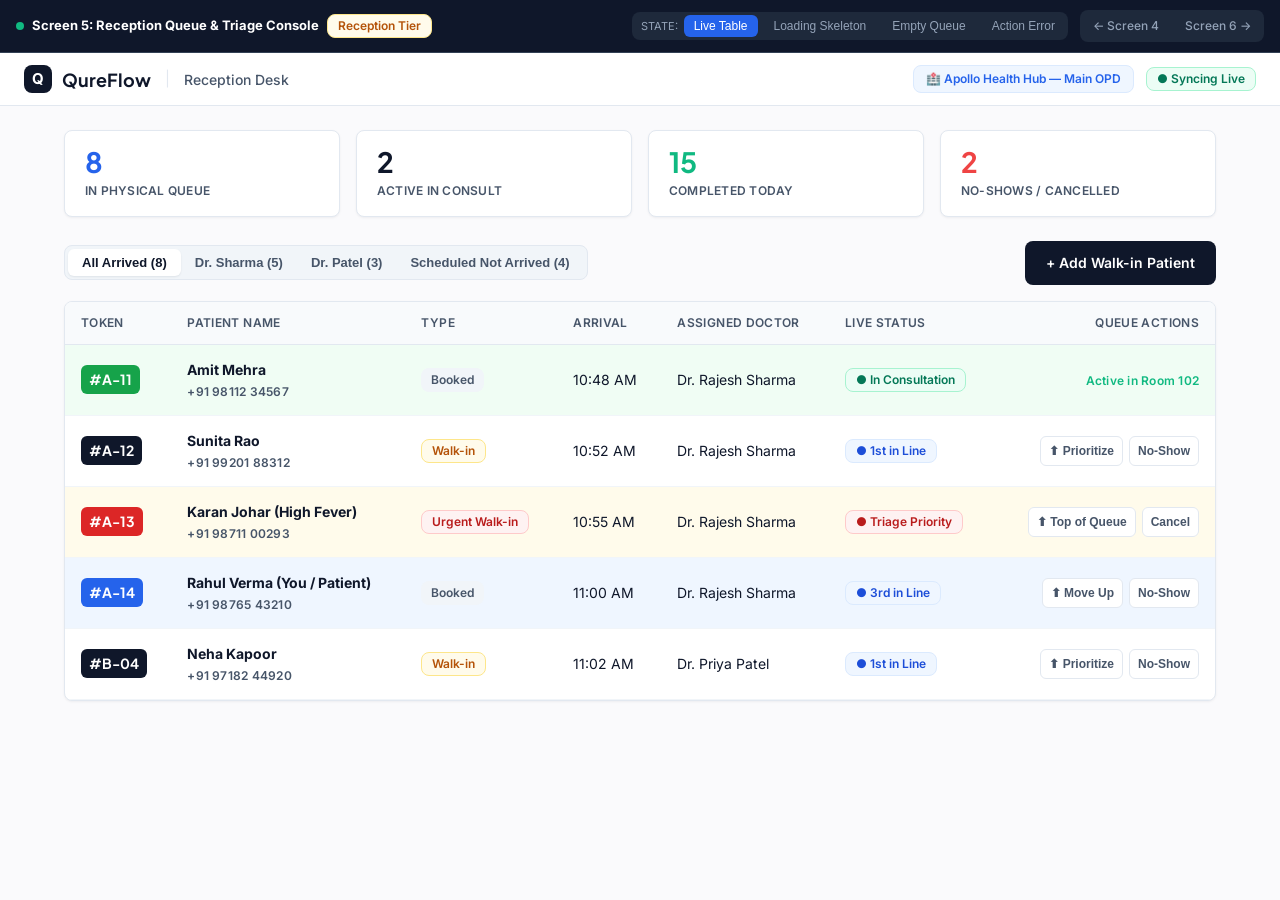
<file: design/5-reception.html>
<!DOCTYPE html>
<html lang="en">
<head>
  <meta charset="UTF-8">
  <meta name="viewport" content="width=device-width, initial-scale=1.0">
  <title>QureFlow — Screen 5: Reception Queue & Triage Console</title>
  <link rel="stylesheet" href="css/style.css">
  <style>
    /* Screen 5 Layout (Admin / Clinic Operations) */
    .app-header {
      background: var(--color-primary-surface);
      border-bottom: 1px solid var(--color-border);
      padding: var(--space-3) var(--space-6);
      display: flex;
      align-items: center;
      justify-content: space-between;
    }

    .header-brand {
      display: flex;
      align-items: center;
      gap: 10px;
      text-decoration: none;
      color: var(--color-accent-black);
    }

    .header-logo-icon {
      width: 28px;
      height: 28px;
      background: var(--color-accent-black);
      color: #FFFFFF;
      border-radius: var(--radius-unified);
      display: flex;
      align-items: center;
      justify-content: center;
      font-size: 15px;
      font-weight: 700;
    }

    .admin-pill {
      display: flex;
      align-items: center;
      gap: 8px;
      background: var(--color-secondary-light);
      border: 1px solid var(--color-secondary-border);
      padding: 4px 12px;
      border-radius: var(--radius-unified);
      font-size: 12px;
      font-weight: 600;
      color: var(--color-secondary-blue);
    }

    .reception-layout {
      max-width: 1200px;
      margin: 0 auto;
      padding: var(--space-6) var(--space-6) 80px;
    }

    /* Top Stats Counters Strip */
    .stats-strip {
      display: grid;
      grid-template-columns: repeat(4, 1fr);
      gap: var(--space-4);
      margin-bottom: var(--space-6);
    }

    @media (max-width: 768px) {
      .stats-strip {
        grid-template-columns: repeat(2, 1fr);
      }
    }

    .stat-box {
      background: #FFFFFF;
      border: 1px solid var(--color-border);
      border-radius: var(--radius-unified);
      padding: 16px 20px;
      box-shadow: var(--shadow-card);
    }

    .stat-number {
      font-family: var(--font-heading);
      font-size: 28px;
      font-weight: 700;
      line-height: 1.1;
      margin-bottom: 4px;
    }

    .stat-label {
      font-size: 12px;
      font-weight: 600;
      color: var(--color-accent-muted);
      text-transform: uppercase;
      letter-spacing: 0.02em;
    }

    /* Table Toolbar */
    .table-toolbar {
      display: flex;
      justify-content: space-between;
      align-items: center;
      margin-bottom: var(--space-4);
      flex-wrap: wrap;
      gap: 12px;
    }

    .table-tabs {
      display: flex;
      background: #F1F5F9;
      padding: 3px;
      border-radius: var(--radius-unified);
      border: 1px solid var(--color-border);
    }

    .table-tab-btn {
      border: none;
      background: transparent;
      padding: 6px 14px;
      border-radius: 6px;
      font-size: 13px;
      font-weight: 600;
      color: var(--color-accent-muted);
      cursor: pointer;
      transition: all 0.15s ease;
    }

    .table-tab-btn.active {
      background: #FFFFFF;
      color: var(--color-accent-black);
      box-shadow: 0 1px 2px rgba(15, 23, 42, 0.08);
    }

    /* Queue Table */
    .queue-table-container {
      background: #FFFFFF;
      border: 1px solid var(--color-border);
      border-radius: var(--radius-unified);
      overflow-x: auto;
      box-shadow: var(--shadow-card);
    }

    table.queue-table {
      width: 100%;
      border-collapse: collapse;
      text-align: left;
      font-size: 14px;
    }

    table.queue-table th {
      background: #F8FAFC;
      padding: 12px 16px;
      font-size: 12px;
      font-weight: 600;
      color: var(--color-accent-muted);
      text-transform: uppercase;
      letter-spacing: 0.03em;
      border-bottom: 1px solid var(--color-border);
      white-space: nowrap;
    }

    table.queue-table td {
      padding: 14px 16px;
      border-bottom: 1px solid #F1F5F9;
      color: var(--color-accent-black);
      vertical-align: middle;
      white-space: nowrap;
    }

    table.queue-table tr:hover {
      background-color: #FAFAFC;
    }

    .token-chip {
      font-family: var(--font-heading);
      font-size: 14px;
      font-weight: 700;
      background: var(--color-accent-black);
      color: #FFFFFF;
      padding: 4px 8px;
      border-radius: 6px;
      display: inline-block;
    }

    .urgent-row {
      background-color: #FFFBEB !important;
    }

    /* Action Buttons in Row */
    .row-actions {
      display: flex;
      gap: 6px;
    }

    .btn-row-action {
      height: 30px;
      padding: 0 8px;
      font-size: 12px;
      font-weight: 600;
      border-radius: 6px;
      border: 1px solid var(--color-border);
      background: #FFFFFF;
      color: var(--color-accent-muted);
      cursor: pointer;
      display: inline-flex;
      align-items: center;
      gap: 4px;
      transition: all 0.15s ease;
    }

    .btn-row-action:hover {
      border-color: var(--color-secondary-blue);
      color: var(--color-secondary-blue);
    }

    .btn-row-action.destructive:hover {
      border-color: var(--color-error);
      color: var(--color-error);
      background: var(--color-error-bg);
    }

    /* Walk-in Drawer / Modal */
    .drawer-overlay {
      position: fixed;
      inset: 0;
      background: rgba(15, 23, 42, 0.5);
      backdrop-filter: blur(4px);
      z-index: 2500;
      display: flex;
      justify-content: flex-end;
    }

    .drawer-card {
      background: #FFFFFF;
      width: 100%;
      max-width: 440px;
      height: 100%;
      padding: var(--space-6);
      box-shadow: -4px 0 24px rgba(15, 23, 42, 0.15);
      display: flex;
      flex-direction: column;
      justify-content: space-between;
      animation: drawerSlide 0.25s ease-out;
    }

    @keyframes drawerSlide {
      from { transform: translateX(100%); }
      to { transform: translateX(0); }
    }
  </style>
</head>
<body>

  <!-- Top Sticky State Simulator Bar -->
  <aside class="state-controller-bar" aria-label="Interactive State Controller">
    <div class="title">
      <span style="display:inline-block; width:8px; height:8px; border-radius:50%; background:#10B981;"></span>
      <strong>Screen 5: Reception Queue & Triage Console</strong>
      <span class="badge badge-amber">Reception Tier</span>
    </div>

    <div style="display: flex; align-items: center; gap: 12px; flex-wrap: wrap;">
      <div class="pill-group" title="Switch UI Simulation States">
        <span style="font-size: 11px; color: #94A3B8; padding-left: 6px;">STATE:</span>
        <button class="state-btn active" id="state-normal-btn" onclick="setReceptionState('normal')">Live Table</button>
        <button class="state-btn" id="state-loading-btn" onclick="setReceptionState('loading')">Loading Skeleton</button>
        <button class="state-btn" id="state-empty-btn" onclick="setReceptionState('empty')">Empty Queue</button>
        <button class="state-btn" id="state-error-btn" onclick="setReceptionState('error')">Action Error</button>
      </div>

      <div class="pill-group">
        <a href="4-queue.html" class="state-btn" style="text-decoration:none;">← Screen 4</a>
        <a href="6-doctor.html" class="state-btn" style="text-decoration:none;">Screen 6 →</a>
      </div>
    </div>
  </aside>

  <!-- App Header -->
  <header class="app-header">
    <a href="1-auth.html" class="header-brand">
      <div class="header-logo-icon">Q</div>
      <strong style="font-family: var(--font-heading); font-size: 18px;">QureFlow</strong>
      <span style="color:var(--color-border); margin:0 4px;">|</span>
      <span style="font-size: 14px; font-weight: 500; color:var(--color-accent-muted);">Reception Desk</span>
    </a>
    <div style="display:flex; align-items:center; gap:12px;">
      <div class="admin-pill">
        <span>🏥 Apollo Health Hub — Main OPD</span>
      </div>
      <span class="badge badge-green">● Syncing Live</span>
    </div>
  </header>

  <!-- Action Error Toast Alert -->
  <div id="reception-alert" style="display:none; max-width: 1200px; margin: 16px auto -8px; padding: 0 24px;">
    <div class="alert alert-error" style="display:flex; justify-content:space-between; align-items:center;">
      <span>⚠️ Server synchronization timeout: Unable to update Token #A-13 status. Re-fetching queue...</span>
      <button class="btn btn-ghost" style="color:var(--color-error); font-size:12px; height:28px;" onclick="hideAlert()">Dismiss</button>
    </div>
  </div>

  <!-- Main Viewport Canvas -->
  <main class="reception-layout">

    <!-- 4 Stats Strip -->
    <section class="stats-strip">
      <div class="stat-box">
        <div class="stat-number" id="count-waiting" style="color:var(--color-secondary-blue);">8</div>
        <div class="stat-label">In Physical Queue</div>
      </div>
      <div class="stat-box">
        <div class="stat-number" id="count-serving" style="color:var(--color-accent-black);">2</div>
        <div class="stat-label">Active in Consult</div>
      </div>
      <div class="stat-box">
        <div class="stat-number" id="count-done" style="color:var(--color-success);">15</div>
        <div class="stat-label">Completed Today</div>
      </div>
      <div class="stat-box">
        <div class="stat-number" id="count-noshow" style="color:var(--color-error);">2</div>
        <div class="stat-label">No-Shows / Cancelled</div>
      </div>
    </section>

    <!-- Table Toolbar with ONE Primary CTA -->
    <section class="table-toolbar">
      
      <!-- Filter Tabs -->
      <div class="table-tabs" role="tablist">
        <button class="table-tab-btn active" onclick="filterQueue('ALL')">All Arrived (8)</button>
        <button class="table-tab-btn" onclick="filterQueue('DR_SHARMA')">Dr. Sharma (5)</button>
        <button class="table-tab-btn" onclick="filterQueue('DR_PATEL')">Dr. Patel (3)</button>
        <button class="table-tab-btn" onclick="filterQueue('UNCHECKED')">Scheduled Not Arrived (4)</button>
      </div>

      <!-- THE ONE PRIMARY ACTION (CTA) -->
      <button class="btn btn-primary" id="add-walkin-cta" onclick="openWalkInDrawer()">
        <span>+ Add Walk-in Patient</span>
      </button>

    </section>

    <!-- Real-time Queue Data Table -->
    <section class="queue-table-container" id="table-container">
      <table class="queue-table">
        <thead>
          <tr>
            <th>Token</th>
            <th>Patient Name</th>
            <th>Type</th>
            <th>Arrival</th>
            <th>Assigned Doctor</th>
            <th>Live Status</th>
            <th style="text-align: right;">Queue Actions</th>
          </tr>
        </thead>
        <tbody id="queue-tbody">
          
          <!-- Row 1 (Currently with Doctor) -->
          <tr style="background:#F0FDF4;">
            <td><span class="token-chip" style="background:#16A34A;">#A-11</span></td>
            <td><strong>Amit Mehra</strong><br><span class="text-small" style="color:var(--color-accent-muted);">+91 98112 34567</span></td>
            <td><span class="badge" style="background:#F1F5F9; color:#475569;">Booked</span></td>
            <td>10:48 AM</td>
            <td>Dr. Rajesh Sharma</td>
            <td><span class="badge badge-green">● In Consultation</span></td>
            <td style="text-align: right;">
              <span class="text-small" style="color:var(--color-success); font-weight:600;">Active in Room 102</span>
            </td>
          </tr>

          <!-- Row 2 -->
          <tr>
            <td><span class="token-chip">#A-12</span></td>
            <td><strong>Sunita Rao</strong><br><span class="text-small" style="color:var(--color-accent-muted);">+91 99201 88312</span></td>
            <td><span class="badge badge-amber">Walk-in</span></td>
            <td>10:52 AM</td>
            <td>Dr. Rajesh Sharma</td>
            <td><span class="badge badge-blue">● 1st in Line</span></td>
            <td style="text-align: right;">
              <div class="row-actions" style="justify-content: flex-end;">
                <button class="btn-row-action" title="Prioritize / Move Up" onclick="prioritizeToken('A-12')">⬆ Prioritize</button>
                <button class="btn-row-action destructive" title="Mark No-Show" onclick="markNoShow('A-12')">No-Show</button>
              </div>
            </td>
          </tr>

          <!-- Row 3 (Urgent Triage Case) -->
          <tr class="urgent-row">
            <td><span class="token-chip" style="background:#DC2626;">#A-13</span></td>
            <td><strong>Karan Johar (High Fever)</strong><br><span class="text-small" style="color:var(--color-accent-muted);">+91 98711 00293</span></td>
            <td><span class="badge badge-red">Urgent Walk-in</span></td>
            <td>10:55 AM</td>
            <td>Dr. Rajesh Sharma</td>
            <td><span class="badge badge-red">● Triage Priority</span></td>
            <td style="text-align: right;">
              <div class="row-actions" style="justify-content: flex-end;">
                <button class="btn-row-action" onclick="prioritizeToken('A-13')">⬆ Top of Queue</button>
                <button class="btn-row-action destructive" onclick="markNoShow('A-13')">Cancel</button>
              </div>
            </td>
          </tr>

          <!-- Row 4 (Screen 4 User) -->
          <tr style="background:#EFF6FF;">
            <td><span class="token-chip" style="background:var(--color-secondary-blue);">#A-14</span></td>
            <td><strong>Rahul Verma (You / Patient)</strong><br><span class="text-small" style="color:var(--color-accent-muted);">+91 98765 43210</span></td>
            <td><span class="badge" style="background:#F1F5F9; color:#475569;">Booked</span></td>
            <td>11:00 AM</td>
            <td>Dr. Rajesh Sharma</td>
            <td><span class="badge badge-blue">● 3rd in Line</span></td>
            <td style="text-align: right;">
              <div class="row-actions" style="justify-content: flex-end;">
                <button class="btn-row-action" onclick="prioritizeToken('A-14')">⬆ Move Up</button>
                <button class="btn-row-action destructive" onclick="markNoShow('A-14')">No-Show</button>
              </div>
            </td>
          </tr>

          <!-- Row 5 -->
          <tr>
            <td><span class="token-chip">#B-04</span></td>
            <td><strong>Neha Kapoor</strong><br><span class="text-small" style="color:var(--color-accent-muted);">+91 97182 44920</span></td>
            <td><span class="badge badge-amber">Walk-in</span></td>
            <td>11:02 AM</td>
            <td>Dr. Priya Patel</td>
            <td><span class="badge badge-blue">● 1st in Line</span></td>
            <td style="text-align: right;">
              <div class="row-actions" style="justify-content: flex-end;">
                <button class="btn-row-action" onclick="prioritizeToken('B-04')">⬆ Prioritize</button>
                <button class="btn-row-action destructive" onclick="markNoShow('B-04')">No-Show</button>
              </div>
            </td>
          </tr>

        </tbody>
      </table>
    </section>

    <!-- ZERO / EMPTY STATE (Hidden by default) -->
    <div id="empty-reception-view" class="card" style="display:none; text-align:center; padding: 64px 24px;">
      <div style="font-size: 40px; margin-bottom: 12px;">📋</div>
      <h3 style="font-size: 18px; margin-bottom: 6px;">Queue is Completely Empty</h3>
      <p class="body-text" style="max-width: 400px; margin: 0 auto 20px;">
        There are currently no patients checked into the physical queue. Walk-ins registered or QR check-ins will appear here instantly.
      </p>
      <button class="btn btn-primary" onclick="openWalkInDrawer()">
        + Register Walk-in Patient
      </button>
    </div>

  </main>

  <!-- WALK-IN DRAWER MODAL -->
  <div class="drawer-overlay" id="walkin-drawer" style="display:none;">
    <div class="drawer-card">
      <div>
        <div style="display:flex; justify-content:space-between; align-items:center; margin-bottom:var(--space-4);">
          <h2 style="font-size: 20px;">Add Walk-in Patient</h2>
          <button class="btn btn-ghost" style="padding:4px 8px; font-size:18px;" onclick="closeWalkInDrawer()">✕</button>
        </div>
        <p class="body-text" style="font-size:13px; margin-bottom:var(--space-4);">
          Issue an instant physical token for patients arriving without prior booking.
        </p>

        <form id="walkin-form" onsubmit="handleWalkInSubmit(event)">
          <div class="form-group">
            <label class="form-label" for="wi-name">Patient Full Name</label>
            <input type="text" id="wi-name" class="form-input" placeholder="e.g. Vikram Batra" required />
          </div>

          <div class="form-group">
            <label class="form-label" for="wi-phone">Mobile Number</label>
            <input type="tel" id="wi-phone" class="form-input" placeholder="10-digit mobile number" maxlength="10" required />
          </div>

          <div class="form-group">
            <label class="form-label" for="wi-doctor">Assign Doctor</label>
            <select id="wi-doctor" class="form-select">
              <option value="Dr. Rajesh Sharma">Dr. Rajesh Sharma (General Medicine • Room 102)</option>
              <option value="Dr. Priya Patel">Dr. Priya Patel (Pediatrics • Room 104)</option>
            </select>
          </div>

          <div class="form-group">
            <label class="form-label">Triage Priority</label>
            <label style="display:flex; align-items:center; gap:8px; font-size:13px; cursor:pointer;">
              <input type="checkbox" id="wi-urgent" style="width:16px; height:16px;" />
              <span>Mark as <strong>Urgent Case</strong> (Bypasses standard queue position)</span>
            </label>
          </div>
        </form>
      </div>

      <div>
        <button type="submit" form="walkin-form" class="btn btn-primary btn-block" style="margin-bottom:8px;">
          Generate Walk-in Token
        </button>
        <button type="button" class="btn btn-ghost btn-block" onclick="closeWalkInDrawer()">
          Cancel
        </button>
      </div>
    </div>
  </div>

  <script src="js/5-reception.js"></script>
</body>
</html>
</file>
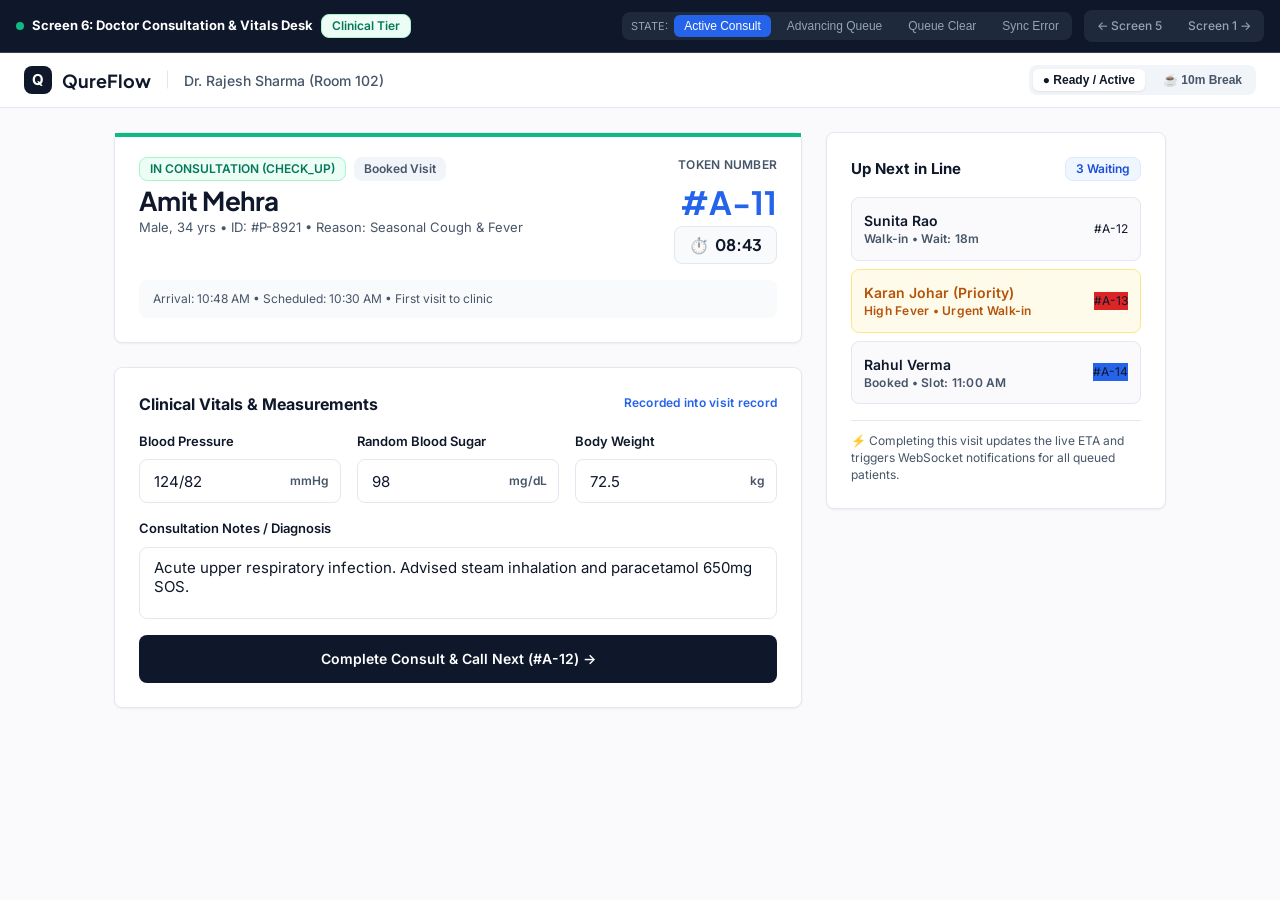
<file: design/6-doctor.html>
<!DOCTYPE html>
<html lang="en">
<head>
  <meta charset="UTF-8">
  <meta name="viewport" content="width=device-width, initial-scale=1.0">
  <title>QureFlow — Screen 6: Doctor Consultation & Vitals Desk</title>
  <link rel="stylesheet" href="css/style.css">
  <style>
    /* Screen 6 Layout (Doctor Clinical Console) */
    .app-header {
      background: var(--color-primary-surface);
      border-bottom: 1px solid var(--color-border);
      padding: var(--space-3) var(--space-6);
      display: flex;
      align-items: center;
      justify-content: space-between;
    }

    .header-brand {
      display: flex;
      align-items: center;
      gap: 10px;
      text-decoration: none;
      color: var(--color-accent-black);
    }

    .header-logo-icon {
      width: 28px;
      height: 28px;
      background: var(--color-accent-black);
      color: #FFFFFF;
      border-radius: var(--radius-unified);
      display: flex;
      align-items: center;
      justify-content: center;
      font-size: 15px;
      font-weight: 700;
    }

    .doctor-layout {
      max-width: 1100px;
      margin: 0 auto;
      padding: var(--space-6) var(--space-6) 80px;
      display: grid;
      grid-template-columns: 1fr 340px;
      gap: var(--space-6);
      align-items: start;
    }

    @media (max-width: 860px) {
      .doctor-layout {
        grid-template-columns: 1fr;
      }
    }

    /* Active Encounter Hero Banner */
    .encounter-card {
      background: #FFFFFF;
      border: 1px solid var(--color-border);
      border-radius: var(--radius-unified);
      padding: var(--space-6);
      box-shadow: var(--shadow-card);
      margin-bottom: var(--space-6);
      position: relative;
    }

    .encounter-card::before {
      content: "";
      position: absolute;
      top: 0;
      left: 0;
      right: 0;
      height: 4px;
      background: var(--color-success);
    }

    .encounter-header {
      display: flex;
      justify-content: space-between;
      align-items: flex-start;
      margin-bottom: var(--space-4);
      flex-wrap: wrap;
      gap: 12px;
    }

    .timer-badge {
      display: inline-flex;
      align-items: center;
      gap: 6px;
      background: #F8FAFC;
      border: 1px solid var(--color-border);
      padding: 6px 14px;
      border-radius: var(--radius-unified);
      font-family: var(--font-heading);
      font-size: 16px;
      font-weight: 700;
      color: var(--color-accent-black);
    }

    /* Quick Vitals Recording Grid */
    .vitals-card {
      background: #FFFFFF;
      border: 1px solid var(--color-border);
      border-radius: var(--radius-unified);
      padding: var(--space-6);
      box-shadow: var(--shadow-card);
      margin-bottom: var(--space-6);
    }

    .vitals-grid {
      display: grid;
      grid-template-columns: repeat(3, 1fr);
      gap: var(--space-4);
      margin-bottom: var(--space-4);
    }

    @media (max-width: 580px) {
      .vitals-grid {
        grid-template-columns: 1fr;
      }
    }

    .vital-unit-addon {
      position: absolute;
      right: 12px;
      font-size: 12px;
      color: var(--color-accent-muted);
      font-weight: 600;
      pointer-events: none;
    }

    /* Up-Next Patient Queue Drawer/Card */
    .upnext-card {
      background: #FFFFFF;
      border: 1px solid var(--color-border);
      border-radius: var(--radius-unified);
      padding: var(--space-6);
      box-shadow: var(--shadow-card);
    }

    .upnext-item {
      display: flex;
      align-items: center;
      justify-content: space-between;
      padding: 12px;
      border: 1px solid var(--color-border);
      border-radius: var(--radius-unified);
      margin-bottom: 8px;
      background: #FAFAFC;
      transition: all 0.15s ease;
    }

    .upnext-item:hover {
      background: #F1F5F9;
      border-color: var(--color-secondary-blue);
    }

    .upnext-item.urgent {
      background: #FFFBEB;
      border-color: #FDE68A;
    }

    /* Doctor Availability Switcher */
    .doc-status-toggle {
      display: flex;
      align-items: center;
      gap: 8px;
      background: #F1F5F9;
      padding: 4px;
      border-radius: var(--radius-unified);
    }

    .doc-status-btn {
      border: none;
      background: transparent;
      padding: 4px 10px;
      border-radius: 6px;
      font-size: 12px;
      font-weight: 600;
      color: var(--color-accent-muted);
      cursor: pointer;
      transition: all 0.15s ease;
    }

    .doc-status-btn.active {
      background: #FFFFFF;
      color: var(--color-accent-black);
      box-shadow: 0 1px 2px rgba(15, 23, 42, 0.08);
    }
  </style>
</head>
<body>

  <!-- Top Sticky State Simulator Bar -->
  <aside class="state-controller-bar" aria-label="Interactive State Controller">
    <div class="title">
      <span style="display:inline-block; width:8px; height:8px; border-radius:50%; background:#10B981;"></span>
      <strong>Screen 6: Doctor Consultation & Vitals Desk</strong>
      <span class="badge badge-green">Clinical Tier</span>
    </div>

    <div style="display: flex; align-items: center; gap: 12px; flex-wrap: wrap;">
      <div class="pill-group" title="Switch UI Simulation States">
        <span style="font-size: 11px; color: #94A3B8; padding-left: 6px;">STATE:</span>
        <button class="state-btn active" id="state-normal-btn" onclick="setDoctorState('normal')">Active Consult</button>
        <button class="state-btn" id="state-loading-btn" onclick="setDoctorState('loading')">Advancing Queue</button>
        <button class="state-btn" id="state-empty-btn" onclick="setDoctorState('empty')">Queue Clear</button>
        <button class="state-btn" id="state-error-btn" onclick="setDoctorState('error')">Sync Error</button>
      </div>

      <div class="pill-group">
        <a href="5-reception.html" class="state-btn" style="text-decoration:none;">← Screen 5</a>
        <a href="1-auth.html" class="state-btn" style="text-decoration:none;">Screen 1 →</a>
      </div>
    </div>
  </aside>

  <!-- App Header -->
  <header class="app-header">
    <a href="1-auth.html" class="header-brand">
      <div class="header-logo-icon">Q</div>
      <strong style="font-family: var(--font-heading); font-size: 18px;">QureFlow</strong>
      <span style="color:var(--color-border); margin:0 4px;">|</span>
      <span style="font-size: 14px; font-weight: 500; color:var(--color-accent-muted);">Dr. Rajesh Sharma (Room 102)</span>
    </a>
    
    <div style="display:flex; align-items:center; gap:12px;">
      <!-- Doctor Mode Toggle -->
      <div class="doc-status-toggle">
        <button class="doc-status-btn active" id="btn-status-active" onclick="toggleDoctorAvailability('ACTIVE')">
          ● Ready / Active
        </button>
        <button class="doc-status-btn" id="btn-status-break" onclick="toggleDoctorAvailability('BREAK')">
          ☕ 10m Break
        </button>
      </div>
    </div>
  </header>

  <!-- Error Alert Banner -->
  <div id="doctor-error-alert" style="display:none; max-width: 1100px; margin: 16px auto -8px; padding: 0 24px;">
    <div class="alert alert-error" style="display:flex; justify-content:space-between; align-items:center;">
      <span>⚠️ Network timeout: Vitals cached locally. Click to retry sync before advancing to the next patient.</span>
      <button class="btn btn-ghost" style="color:var(--color-error); font-size:12px; height:28px;" onclick="hideDocAlert()">Retry</button>
    </div>
  </div>

  <!-- Main Viewport Canvas -->
  <main class="doctor-layout">

    <!-- LEFT COLUMN: Active Encounter & Vitals Entry -->
    <section id="active-encounter-view">

      <!-- Active Patient Card -->
      <div class="encounter-card" id="encounter-card">
        <div class="encounter-header">
          <div>
            <div style="display:flex; align-items:center; gap:8px; margin-bottom:4px;">
              <span class="badge badge-green">IN CONSULTATION (CHECK_UP)</span>
              <span class="badge" style="background:#F1F5F9; color:#475569;">Booked Visit</span>
            </div>
            <h1 style="font-size: 26px; margin-bottom: 2px;" id="patient-name-display">Amit Mehra</h1>
            <p class="body-text" style="font-size:13px;" id="patient-meta-display">Male, 34 yrs • ID: #P-8921 • Reason: Seasonal Cough & Fever</p>
          </div>

          <div style="text-align: right;">
            <div class="text-small" style="color:var(--color-accent-muted); margin-bottom:4px;">TOKEN NUMBER</div>
            <div style="font-family:var(--font-heading); font-size:32px; font-weight:700; color:var(--color-secondary-blue);" id="patient-token-display">#A-11</div>
            <div class="timer-badge" id="timer-box">
              ⏱️ <span id="live-consult-timer">08:42</span>
            </div>
          </div>
        </div>

        <div style="background:#F8FAFC; border-radius:var(--radius-unified); padding:10px 14px; font-size:12px; color:var(--color-accent-muted);">
          Arrival: 10:48 AM • Scheduled: 10:30 AM • First visit to clinic
        </div>
      </div>

      <!-- Quick Vitals Form -->
      <div class="vitals-card">
        <h3 style="font-size: 16px; margin-bottom: var(--space-4); display:flex; justify-content:space-between; align-items:center;">
          <span>Clinical Vitals & Measurements</span>
          <span class="text-small" style="color:var(--color-secondary-blue);">Recorded into visit record</span>
        </h3>

        <div class="vitals-grid">
          
          <!-- Blood Pressure -->
          <div class="form-group" style="margin-bottom:0;">
            <label class="form-label" for="vit-bp">Blood Pressure</label>
            <div class="input-wrapper">
              <input type="text" id="vit-bp" class="form-input" placeholder="120/80" value="124/82" />
              <span class="vital-unit-addon">mmHg</span>
            </div>
          </div>

          <!-- Blood Sugar -->
          <div class="form-group" style="margin-bottom:0;">
            <label class="form-label" for="vit-sugar">Random Blood Sugar</label>
            <div class="input-wrapper">
              <input type="number" id="vit-sugar" class="form-input" placeholder="100" value="98" />
              <span class="vital-unit-addon">mg/dL</span>
            </div>
          </div>

          <!-- Body Weight -->
          <div class="form-group" style="margin-bottom:0;">
            <label class="form-label" for="vit-weight">Body Weight</label>
            <div class="input-wrapper">
              <input type="number" id="vit-weight" class="form-input" placeholder="70" value="72.5" />
              <span class="vital-unit-addon">kg</span>
            </div>
          </div>

        </div>

        <!-- Clinical Notes Field -->
        <div class="form-group" style="margin-top:var(--space-4); margin-bottom:var(--space-4);">
          <label class="form-label" for="vit-notes">Consultation Notes / Diagnosis</label>
          <textarea id="vit-notes" class="form-input" style="height:72px; padding:10px 14px; resize:none;" placeholder="Enter diagnosis, prescription summary or recommendations...">Acute upper respiratory infection. Advised steam inhalation and paracetamol 650mg SOS.</textarea>
        </div>

        <!-- THE ONE PRIMARY ACTION (CTA) -->
        <button id="primary-complete-cta" class="btn btn-primary btn-block" style="height:48px;" onclick="handleCompleteConsultation()">
          <span id="complete-cta-text">Complete Consult & Call Next (#A-12) →</span>
        </button>
      </div>

    </section>

    <!-- RIGHT COLUMN: Up-Next Queue Preview -->
    <aside>
      <div class="upnext-card">
        <h3 style="font-size: 15px; margin-bottom: var(--space-4); display: flex; justify-content: space-between; align-items: center;">
          <span>Up Next in Line</span>
          <span class="badge badge-blue" id="upnext-count">3 Waiting</span>
        </h3>

        <div id="upnext-list">
          
          <!-- Next Patient 1 -->
          <div class="upnext-item" id="next-1">
            <div>
              <div style="font-weight: 600; font-size: 14px;">Sunita Rao</div>
              <div class="text-small" style="color:var(--color-accent-muted);">Walk-in • Wait: 18m</div>
            </div>
            <span class="token-chip" style="font-size:12px;">#A-12</span>
          </div>

          <!-- Next Patient 2 (Urgent Triage) -->
          <div class="upnext-item urgent" id="next-2">
            <div>
              <div style="font-weight: 600; font-size: 14px; color:#B45309;">Karan Johar (Priority)</div>
              <div class="text-small" style="color:#B45309;">High Fever • Urgent Walk-in</div>
            </div>
            <span class="token-chip" style="background:#DC2626; font-size:12px;">#A-13</span>
          </div>

          <!-- Next Patient 3 (Screen 4 User) -->
          <div class="upnext-item" id="next-3">
            <div>
              <div style="font-weight: 600; font-size: 14px;">Rahul Verma</div>
              <div class="text-small" style="color:var(--color-accent-muted);">Booked • Slot: 11:00 AM</div>
            </div>
            <span class="token-chip" style="background:var(--color-secondary-blue); font-size:12px;">#A-14</span>
          </div>

        </div>

        <div style="margin-top: var(--space-4); padding-top: var(--space-3); border-top: 1px solid var(--color-border); font-size: 12px; color: var(--color-accent-muted); line-height: 1.4;">
          ⚡ Completing this visit updates the live ETA and triggers WebSocket notifications for all queued patients.
        </div>
      </div>
    </aside>

    <!-- ZERO / EMPTY STATE (Queue Clear) -->
    <div id="empty-doctor-view" class="card" style="display:none; text-align:center; padding: 64px 24px; grid-column: 1 / -1;">
      <div style="font-size: 40px; margin-bottom: 12px;">🎉</div>
      <h2 style="font-size: 22px; margin-bottom: 6px;">Queue is Completely Clear!</h2>
      <p class="body-text" style="max-width: 440px; margin: 0 auto 20px;">
        All scheduled and walk-in patients for today's OPD have been seen. New check-ins at reception will alert you automatically.
      </p>
      <button class="btn btn-secondary" onclick="setDoctorState('normal')">
        Restore Demo Patient (#A-11)
      </button>
    </div>

  </main>

  <script src="js/6-doctor.js"></script>
</body>
</html>
</file>
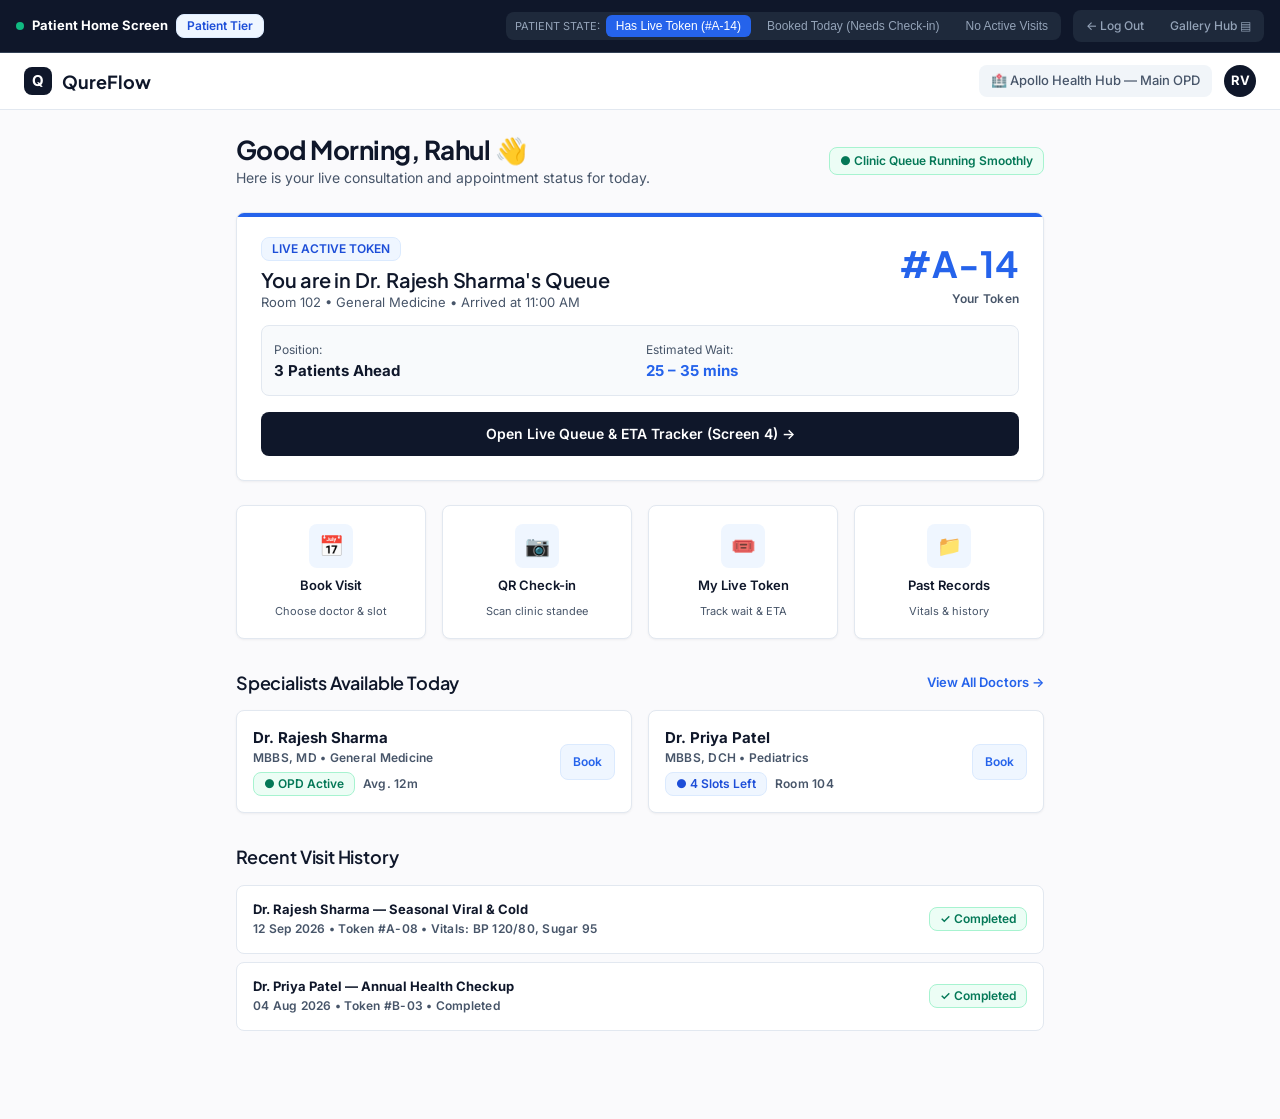
<file: design/patient-home.html>
<!DOCTYPE html>
<html lang="en">
<head>
  <meta charset="UTF-8">
  <meta name="viewport" content="width=device-width, initial-scale=1.0">
  <title>QureFlow — Patient Home Dashboard</title>
  <link rel="stylesheet" href="css/style.css">
  <style>
    /* Patient Home Layout */
    .app-header {
      background: var(--color-primary-surface);
      border-bottom: 1px solid var(--color-border);
      padding: var(--space-3) var(--space-6);
      display: flex;
      align-items: center;
      justify-content: space-between;
    }

    .header-brand {
      display: flex;
      align-items: center;
      gap: 10px;
      text-decoration: none;
      color: var(--color-accent-black);
    }

    .header-logo-icon {
      width: 28px;
      height: 28px;
      background: var(--color-accent-black);
      color: #FFFFFF;
      border-radius: var(--radius-unified);
      display: flex;
      align-items: center;
      justify-content: center;
      font-size: 15px;
      font-weight: 700;
    }

    .home-container {
      max-width: 840px;
      margin: 0 auto;
      padding: var(--space-6) var(--space-4) 80px;
    }

    /* Welcome Banner */
    .welcome-section {
      display: flex;
      justify-content: space-between;
      align-items: center;
      margin-bottom: var(--space-6);
      flex-wrap: wrap;
      gap: 12px;
    }

    .welcome-text h1 {
      font-size: 26px;
      margin-bottom: 2px;
    }

    .clinic-location-badge {
      display: inline-flex;
      align-items: center;
      gap: 6px;
      background: #F1F5F9;
      padding: 6px 12px;
      border-radius: var(--radius-unified);
      font-size: 13px;
      font-weight: 500;
      color: var(--color-accent-muted);
    }

    /* Hero Dynamic Context Card (Changes depending on Patient Lifecycle) */
    .hero-context-card {
      background: #FFFFFF;
      border: 1px solid var(--color-border);
      border-radius: var(--radius-unified);
      padding: var(--space-6);
      box-shadow: var(--shadow-card);
      margin-bottom: var(--space-6);
      position: relative;
      overflow: hidden;
      transition: all 0.2s ease;
    }

    .hero-context-card::before {
      content: "";
      position: absolute;
      top: 0;
      left: 0;
      right: 0;
      height: 4px;
      background: var(--color-secondary-blue);
    }

    /* Quick Action 4-Grid */
    .action-grid {
      display: grid;
      grid-template-columns: repeat(4, 1fr);
      gap: var(--space-4);
      margin-bottom: var(--space-8);
    }

    @media (max-width: 680px) {
      .action-grid {
        grid-template-columns: repeat(2, 1fr);
      }
    }

    .action-card {
      background: #FFFFFF;
      border: 1px solid var(--color-border);
      border-radius: var(--radius-unified);
      padding: 18px 14px;
      text-align: center;
      text-decoration: none;
      color: inherit;
      box-shadow: var(--shadow-card);
      transition: transform 0.15s ease, border-color 0.15s ease, box-shadow 0.15s ease;
      display: flex;
      flex-direction: column;
      align-items: center;
      gap: 8px;
    }

    .action-card:hover {
      transform: translateY(-2px);
      border-color: var(--color-secondary-blue);
      box-shadow: var(--shadow-elevated);
    }

    .action-icon {
      width: 44px;
      height: 44px;
      border-radius: var(--radius-unified);
      background: var(--color-secondary-light);
      color: var(--color-secondary-blue);
      display: flex;
      align-items: center;
      justify-content: center;
      font-size: 20px;
    }

    .action-title {
      font-size: 13px;
      font-weight: 600;
      color: var(--color-accent-black);
    }

    .action-subtitle {
      font-size: 11px;
      color: var(--color-accent-muted);
    }

    /* Section Subheaders */
    .section-header {
      display: flex;
      justify-content: space-between;
      align-items: center;
      margin-bottom: var(--space-4);
    }

    .section-header h2 {
      font-size: 18px;
    }

    /* Doctors On Duty Horizontal List */
    .doctors-list {
      display: grid;
      grid-template-columns: repeat(auto-fit, minmax(260px, 1fr));
      gap: var(--space-4);
      margin-bottom: var(--space-8);
    }

    .doc-mini-card {
      background: #FFFFFF;
      border: 1px solid var(--color-border);
      border-radius: var(--radius-unified);
      padding: 16px;
      box-shadow: var(--shadow-card);
      display: flex;
      justify-content: space-between;
      align-items: center;
    }

    /* Past Visit Tile */
    .past-visit-card {
      background: #FFFFFF;
      border: 1px solid var(--color-border);
      border-radius: var(--radius-unified);
      padding: 14px 16px;
      display: flex;
      justify-content: space-between;
      align-items: center;
      font-size: 13px;
      margin-bottom: 8px;
    }
  </style>
</head>
<body>

  <!-- Top Sticky State Simulator Bar -->
  <aside class="state-controller-bar" aria-label="Interactive State Controller">
    <div class="title">
      <span style="display:inline-block; width:8px; height:8px; border-radius:50%; background:#10B981;"></span>
      <strong>Patient Home Screen</strong>
      <span class="badge badge-blue">Patient Tier</span>
    </div>

    <div style="display: flex; align-items: center; gap: 12px; flex-wrap: wrap;">
      <div class="pill-group" title="Switch UI Simulation States">
        <span style="font-size: 11px; color: #94A3B8; padding-left: 6px;">PATIENT STATE:</span>
        <button class="state-btn active" id="mode-active-queue-btn" onclick="setHomeMode('in_queue')">Has Live Token (#A-14)</button>
        <button class="state-btn" id="mode-booked-btn" onclick="setHomeMode('booked_today')">Booked Today (Needs Check-in)</button>
        <button class="state-btn" id="mode-empty-btn" onclick="setHomeMode('empty')">No Active Visits</button>
      </div>

      <div class="pill-group">
        <a href="1-auth.html" class="state-btn" style="text-decoration:none;">← Log Out</a>
        <a href="index.html" class="state-btn" style="text-decoration:none;">Gallery Hub ▤</a>
      </div>
    </div>
  </aside>

  <!-- App Header -->
  <header class="app-header">
    <a href="index.html" class="header-brand">
      <div class="header-logo-icon">Q</div>
      <strong style="font-family: var(--font-heading); font-size: 18px;">QureFlow</strong>
    </a>
    <div style="display:flex; align-items:center; gap:12px;">
      <div class="clinic-location-badge">
        <span>🏥 Apollo Health Hub — Main OPD</span>
      </div>
      <div style="width:32px; height:32px; border-radius:50%; background:var(--color-accent-black); color:#FFF; display:flex; align-items:center; justify-content:center; font-size:13px; font-weight:700;">
        RV
      </div>
    </div>
  </header>

  <!-- Main Viewport Canvas -->
  <main class="home-container">

    <!-- Welcome Greeting Section -->
    <section class="welcome-section">
      <div class="welcome-text">
        <h1 id="welcome-user">Good Morning, Rahul 👋</h1>
        <p class="body-text" style="font-size:14px;">Here is your live consultation and appointment status for today.</p>
      </div>
      <span class="badge badge-green" style="height:28px;">● Clinic Queue Running Smoothly</span>
    </section>

    <!-- DYNAMIC HERO CARD: CHANGES BASED ON PATIENT'S ACTIVE LIFECYCLE -->

    <!-- Case A: Patient is IN QUEUE with Token #A-14 -->
    <div class="hero-context-card" id="hero-card-in-queue">
      <div style="display:flex; justify-content:space-between; align-items:flex-start; margin-bottom:12px;">
        <div>
          <span class="badge badge-blue" style="margin-bottom:6px;">LIVE ACTIVE TOKEN</span>
          <h2 style="font-size:20px;">You are in Dr. Rajesh Sharma's Queue</h2>
          <p class="body-text" style="font-size:13px;">Room 102 • General Medicine • Arrived at 11:00 AM</p>
        </div>
        <div style="text-align:right;">
          <div style="font-family:var(--font-heading); font-size:36px; font-weight:700; color:var(--color-secondary-blue);">#A-14</div>
          <div class="text-small" style="color:var(--color-accent-muted);">Your Token</div>
        </div>
      </div>

      <div style="display:grid; grid-template-columns: 1fr 1fr; gap:12px; background:#F8FAFC; border:1px solid var(--color-border); border-radius:var(--radius-unified); padding:12px; margin-bottom:16px;">
        <div>
          <span style="font-size:12px; color:var(--color-accent-muted);">Position:</span><br>
          <strong style="color:var(--color-accent-black); font-size:15px;">3 Patients Ahead</strong>
        </div>
        <div>
          <span style="font-size:12px; color:var(--color-accent-muted);">Estimated Wait:</span><br>
          <strong style="color:var(--color-secondary-blue); font-size:15px;">25 – 35 mins</strong>
        </div>
      </div>

      <a href="4-queue.html" class="btn btn-primary btn-block" style="text-decoration:none;">
        Open Live Queue & ETA Tracker (Screen 4) →
      </a>
    </div>

    <!-- Case B: Patient has a Booking today, but hasn't scanned QR yet -->
    <div class="hero-context-card" id="hero-card-booked" style="display:none;">
      <div style="display:flex; justify-content:space-between; align-items:flex-start; margin-bottom:12px;">
        <div>
          <span class="badge badge-amber" style="margin-bottom:6px;">TODAY'S APPOINTMENT (#BK-9042)</span>
          <h2 style="font-size:20px;">Dr. Rajesh Sharma</h2>
          <p class="body-text" style="font-size:13px;">Scheduled Slot: <strong>Today at 11:00 AM</strong> (Room 102)</p>
        </div>
        <span class="badge badge-green">Check-In Open (±15m)</span>
      </div>

      <div class="alert alert-success" style="font-size:13px; margin-bottom:16px;">
        📍 <strong>You are near the clinic!</strong> Scan the QR code standee at the entrance to receive your live queue token.
      </div>

      <a href="3-checkin.html" class="btn btn-primary btn-block" style="text-decoration:none;">
        Scan QR Code to Check In (Screen 3) →
      </a>
    </div>

    <!-- Case C: No Upcoming Visits Scheduled -->
    <div class="hero-context-card" id="hero-card-empty" style="display:none; text-align:center; padding:36px 20px;">
      <div style="font-size:36px; margin-bottom:8px;">🩺</div>
      <h2 style="font-size:19px; margin-bottom:4px;">No Appointments Scheduled Today</h2>
      <p class="body-text" style="max-width:380px; margin:0 auto 16px; font-size:13px;">
        Need to consult a doctor? Browse available OPD specialists and reserve your appointment slot in seconds.
      </p>
      <a href="2-booking.html" class="btn btn-primary" style="text-decoration:none; display:inline-flex;">
        Book an Appointment (Screen 2) →
      </a>
    </div>

    <!-- 4 Quick Actions Grid -->
    <section class="action-grid">
      <a href="2-booking.html" class="action-card">
        <div class="action-icon">📅</div>
        <div class="action-title">Book Visit</div>
        <div class="action-subtitle">Choose doctor & slot</div>
      </a>

      <a href="3-checkin.html" class="action-card">
        <div class="action-icon">📷</div>
        <div class="action-title">QR Check-in</div>
        <div class="action-subtitle">Scan clinic standee</div>
      </a>

      <a href="4-queue.html" class="action-card">
        <div class="action-icon">🎟️</div>
        <div class="action-title">My Live Token</div>
        <div class="action-subtitle">Track wait & ETA</div>
      </a>

      <a href="javascript:alert('Medical records vault is part of Phase 2 (post-MVP).')" class="action-card">
        <div class="action-icon">📁</div>
        <div class="action-title">Past Records</div>
        <div class="action-subtitle">Vitals & history</div>
      </a>
    </section>

    <!-- Available Specialists on Duty Today -->
    <section>
      <div class="section-header">
        <h2>Specialists Available Today</h2>
        <a href="2-booking.html" style="font-size:13px; color:var(--color-secondary-blue); font-weight:600; text-decoration:none;">
          View All Doctors →
        </a>
      </div>

      <div class="doctors-list">
        
        <!-- Doctor 1 -->
        <div class="doc-mini-card">
          <div>
            <div style="font-weight:700; font-size:15px;">Dr. Rajesh Sharma</div>
            <div class="text-small" style="color:var(--color-accent-muted);">MBBS, MD • General Medicine</div>
            <div style="margin-top:6px;">
              <span class="badge badge-green">● OPD Active</span>
              <span class="text-small" style="color:var(--color-accent-muted); margin-left:4px;">Avg. 12m</span>
            </div>
          </div>
          <a href="2-booking.html" class="btn btn-secondary" style="height:36px; padding:0 12px; font-size:12px; text-decoration:none;">
            Book
          </a>
        </div>

        <!-- Doctor 2 -->
        <div class="doc-mini-card">
          <div>
            <div style="font-weight:700; font-size:15px;">Dr. Priya Patel</div>
            <div class="text-small" style="color:var(--color-accent-muted);">MBBS, DCH • Pediatrics</div>
            <div style="margin-top:6px;">
              <span class="badge badge-blue">● 4 Slots Left</span>
              <span class="text-small" style="color:var(--color-accent-muted); margin-left:4px;">Room 104</span>
            </div>
          </div>
          <a href="2-booking.html" class="btn btn-secondary" style="height:36px; padding:0 12px; font-size:12px; text-decoration:none;">
            Book
          </a>
        </div>

      </div>
    </section>

    <!-- Recent Visit History Preview -->
    <section>
      <div class="section-header">
        <h2>Recent Visit History</h2>
      </div>

      <div class="past-visit-card">
        <div>
          <strong>Dr. Rajesh Sharma — Seasonal Viral & Cold</strong><br>
          <span class="text-small" style="color:var(--color-accent-muted);">12 Sep 2026 • Token #A-08 • Vitals: BP 120/80, Sugar 95</span>
        </div>
        <span class="badge badge-green">✓ Completed</span>
      </div>

      <div class="past-visit-card">
        <div>
          <strong>Dr. Priya Patel — Annual Health Checkup</strong><br>
          <span class="text-small" style="color:var(--color-accent-muted);">04 Aug 2026 • Token #B-03 • Completed</span>
        </div>
        <span class="badge badge-green">✓ Completed</span>
      </div>
    </section>

  </main>

  <script src="js/patient-home.js"></script>
</body>
</html>
</file>
<file: design/css/style.css>
/* ==========================================================================
   QureFlow Design System - Master CSS (docs/style-guide.md compliant)
   ========================================================================== */

@import url('https://fonts.googleapis.com/css2?family=Inter:wght@400;500;600;700&family=Plus+Jakarta+Sans:wght@600;700&display=swap');

:root {
  /* Colors */
  --color-primary-bg: #FAFAFC;
  --color-primary-surface: #FFFFFF;
  --color-accent-black: #0F172A;
  --color-accent-hover: #1E293B;
  --color-accent-muted: #475569;
  --color-secondary-blue: #2563EB;
  --color-secondary-hover: #1D4ED8;
  --color-secondary-light: #EFF6FF;
  --color-secondary-border: #DBEAFE;
  --color-border: #E2E8F0;

  /* Feedback Colors */
  --color-success: #10B981;
  --color-success-bg: #ECFDF5;
  --color-success-border: #A7F3D0;
  --color-warning: #F59E0B;
  --color-warning-bg: #FFFBEB;
  --color-warning-border: #FDE68A;
  --color-error: #EF4444;
  --color-error-bg: #FEF2F2;
  --color-error-border: #FECACA;

  /* Typography */
  --font-heading: 'Plus Jakarta Sans', 'Netflix Sans', -apple-system, sans-serif;
  --font-body: 'Inter', -apple-system, BlinkMacSystemFont, "Segoe UI", Roboto, sans-serif;

  /* Strict Unified Radius */
  --radius-unified: 8px;

  /* Spacing Scale (4px Base) */
  --space-1: 4px;
  --space-2: 8px;
  --space-3: 12px;
  --space-4: 16px;
  --space-6: 24px;
  --space-8: 32px;
  --space-12: 48px;

  /* Elevation */
  --shadow-card: 0 1px 3px rgba(15, 23, 42, 0.04), 0 1px 2px rgba(15, 23, 42, 0.02);
  --shadow-elevated: 0 10px 25px -5px rgba(15, 23, 42, 0.06), 0 8px 10px -6px rgba(15, 23, 42, 0.04);
}

/* Base Reset */
*, *::before, *::after {
  box-sizing: border-box;
  margin: 0;
  padding: 0;
}

body {
  font-family: var(--font-body);
  background-color: var(--color-primary-bg);
  color: var(--color-accent-black);
  line-height: 1.5;
  font-size: 15px;
  -webkit-font-smoothing: antialiased;
  min-height: 100vh;
}

/* Typography Classes */
h1, .h1 {
  font-family: var(--font-heading);
  font-size: 32px;
  font-weight: 700;
  line-height: 1.2;
  letter-spacing: -0.02em;
  color: var(--color-accent-black);
}

h2, .h2 {
  font-family: var(--font-heading);
  font-size: 22px;
  font-weight: 600;
  line-height: 1.3;
  letter-spacing: -0.01em;
  color: var(--color-accent-black);
}

p, .body-text {
  font-size: 15px;
  color: var(--color-accent-muted);
  line-height: 1.5;
}

.text-small {
  font-size: 12px;
  font-weight: 600;
  line-height: 1.4;
  letter-spacing: 0.02em;
}

/* Card Component */
.card {
  background: var(--color-primary-surface);
  border: 1px solid var(--color-border);
  border-radius: var(--radius-unified);
  padding: var(--space-6);
  box-shadow: var(--shadow-card);
}

/* Buttons */
.btn {
  display: inline-flex;
  align-items: center;
  justify-content: center;
  gap: var(--space-2);
  height: 44px;
  padding: 0 20px;
  border-radius: var(--radius-unified);
  font-family: var(--font-body);
  font-size: 14px;
  font-weight: 600;
  cursor: pointer;
  transition: all 0.15s ease;
  text-decoration: none;
  border: 1px solid transparent;
  user-select: none;
}

.btn:active {
  transform: scale(0.99);
}

.btn:disabled {
  opacity: 0.5;
  cursor: not-allowed;
  pointer-events: none;
}

.btn-primary {
  background-color: var(--color-accent-black);
  color: #FFFFFF;
}

.btn-primary:hover:not(:disabled) {
  background-color: var(--color-accent-hover);
}

.btn-secondary {
  background-color: var(--color-secondary-light);
  color: var(--color-secondary-blue);
  border-color: var(--color-secondary-border);
}

.btn-secondary:hover:not(:disabled) {
  background-color: #DBEAFE;
}

.btn-ghost {
  background: transparent;
  color: var(--color-accent-muted);
  border-color: transparent;
}

.btn-ghost:hover:not(:disabled) {
  background: var(--color-secondary-light);
  color: var(--color-secondary-blue);
}

.btn-destructive {
  background: transparent;
  color: var(--color-error);
  border-color: var(--color-error-border);
}

.btn-destructive:hover:not(:disabled) {
  background: var(--color-error-bg);
}

.btn-block {
  width: 100%;
}

/* Form Inputs */
.form-group {
  display: flex;
  flex-direction: column;
  gap: var(--space-2);
  margin-bottom: var(--space-4);
  text-align: left;
}

.form-label {
  font-size: 13px;
  font-weight: 600;
  color: var(--color-accent-black);
}

.input-wrapper {
  position: relative;
  display: flex;
  align-items: center;
}

.form-input, .form-select {
  width: 100%;
  height: 44px;
  background: var(--color-primary-surface);
  border: 1px solid var(--color-border);
  border-radius: var(--radius-unified);
  padding: 0 14px;
  font-size: 15px;
  color: var(--color-accent-black);
  font-family: var(--font-body);
  transition: border-color 0.15s ease, box-shadow 0.15s ease;
  outline: none;
}

.form-input::placeholder {
  color: #94A3B8;
}

.form-input:focus, .form-select:focus {
  border-color: var(--color-secondary-blue);
  box-shadow: 0 0 0 3px rgba(37, 99, 235, 0.12);
}

.form-input.is-error {
  border-color: var(--color-error);
  box-shadow: 0 0 0 3px rgba(239, 68, 68, 0.12);
  animation: inputShake 0.3s ease-in-out;
}

@keyframes inputShake {
  0%, 100% { transform: translateX(0); }
  25% { transform: translateX(-4px); }
  75% { transform: translateX(4px); }
}

/* Badges */
.badge {
  display: inline-flex;
  align-items: center;
  gap: var(--space-1);
  height: 24px;
  padding: 2px 10px;
  border-radius: var(--radius-unified);
  font-size: 12px;
  font-weight: 600;
  line-height: 1;
}

.badge-blue {
  background: var(--color-secondary-light);
  color: #1D4ED8;
  border: 1px solid var(--color-secondary-border);
}

.badge-green {
  background: var(--color-success-bg);
  color: #047857;
  border: 1px solid var(--color-success-border);
}

.badge-amber {
  background: var(--color-warning-bg);
  color: #B45309;
  border: 1px solid var(--color-warning-border);
}

.badge-red {
  background: var(--color-error-bg);
  color: #B91C1C;
  border: 1px solid var(--color-error-border);
}

/* Alert Notification Bars */
.alert {
  display: flex;
  align-items: center;
  gap: var(--space-3);
  padding: var(--space-3) var(--space-4);
  border-radius: var(--radius-unified);
  font-size: 13px;
  font-weight: 500;
  margin-bottom: var(--space-4);
  text-align: left;
}

.alert-error {
  background: var(--color-error-bg);
  border: 1px solid var(--color-error-border);
  color: var(--color-error);
}

.alert-success {
  background: var(--color-success-bg);
  border: 1px solid var(--color-success-border);
  color: #065F46;
}

/* Interactive Prototype State Control Bar (Sticky Top) */
.state-controller-bar {
  position: sticky;
  top: 0;
  z-index: 1000;
  background: #0F172A;
  color: #E2E8F0;
  padding: 10px 16px;
  display: flex;
  flex-wrap: wrap;
  align-items: center;
  justify-content: space-between;
  gap: 12px;
  font-size: 13px;
  border-bottom: 1px solid #334155;
}

.state-controller-bar .title {
  display: flex;
  align-items: center;
  gap: 8px;
  font-weight: 600;
  color: #FFFFFF;
}

.state-controller-bar .pill-group {
  display: flex;
  align-items: center;
  gap: 6px;
  background: #1E293B;
  padding: 3px;
  border-radius: var(--radius-unified);
}

.state-btn {
  background: transparent;
  border: none;
  color: #94A3B8;
  padding: 4px 10px;
  border-radius: 6px;
  font-size: 12px;
  font-weight: 500;
  cursor: pointer;
  transition: all 0.15s ease;
}

.state-btn:hover {
  color: #FFFFFF;
}

.state-btn.active {
  background: var(--color-secondary-blue);
  color: #FFFFFF;
}
</file>
